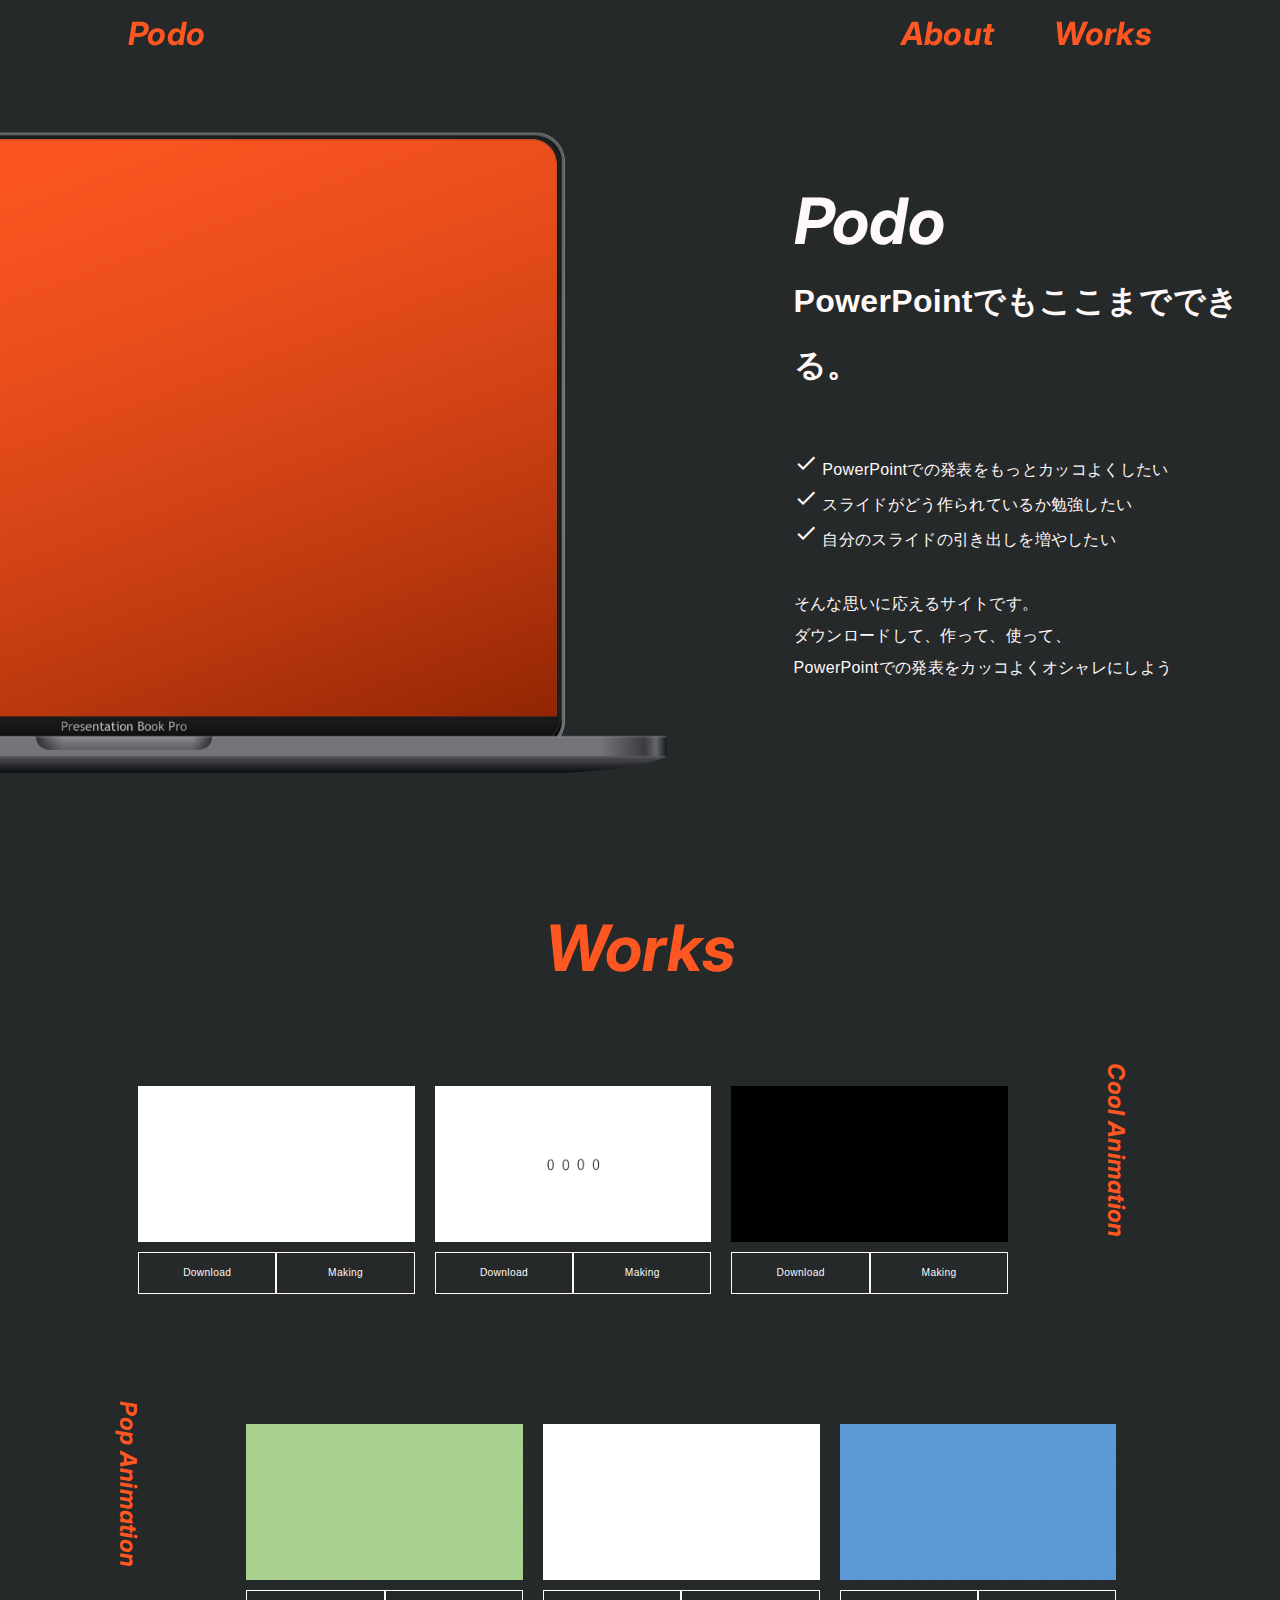
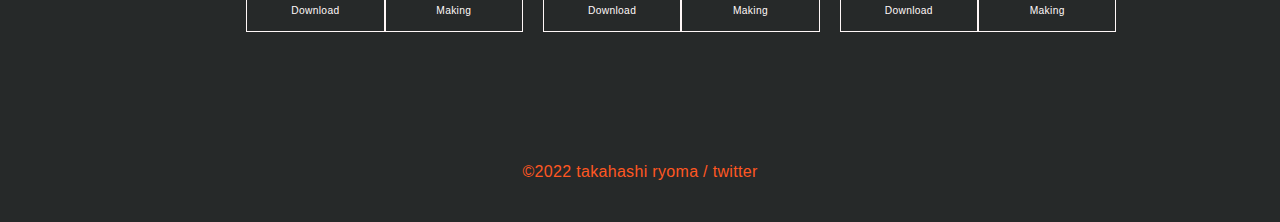
<file: index.html>
<!DOCTYPE html>
<html lang="en">
<head>
    
    <meta charset="UTF-8">
    <meta http-equiv="X-UA-Compatible" content="IE=edge">
    <meta name="viewport" content="width=device-width, initial-scale=1.0">
    <title>Podo - PowerPointでかっこいいアニメーションを</title>

    <!-- fontImport -->
    <link rel="preconnect" href="https://fonts.googleapis.com">
    <link rel="preconnect" href="https://fonts.gstatic.com" crossorigin>
    <link href="https://fonts.googleapis.com/css2?family=Inter:wght@400;500;600&display=swap" rel="stylesheet">
    <link href="https://fonts.googleapis.com/icon?family=Material+Icons" rel="stylesheet">

    <!-- css -->
    <link rel="stylesheet" href="css/common.css">
    <link rel="stylesheet" href="css/style.css">

    <!-- js -->
        <!-- jqueryImport -->
        <script src="https://ajax.googleapis.com/ajax/libs/jquery/3.6.1/jquery.min.js"></script>
    <script src="js/jquery.bgswitcher.js"></script>
    <script src="js/main.js"></script>

</head>
<body>
    <header class="mainvidual">
        <nav>
            <p class="nav-loop font_en"><a href="index.html">Podo</a></p>
            <ul>
                <li class="font_en"><a href="about.html">About</a></li>
                <li class="font_en"><a href="#Works">Works</a></li>
            </ul>
        </nav>
        <div class="title">
            <h1 class="heading font_en">Podo</h1>
            <h2 class="subheading">
                PowerPointでもここまでできる。
            </h2>
            <p class="intro">
                <span class="material-icons">done</span> PowerPointでの発表をもっとカッコよくしたい </br>
                <span class="material-icons">done</span> スライドがどう作られているか勉強したい </br>
                <span class="material-icons">done</span> 自分のスライドの引き出しを増やしたい </br>
                </br>
                そんな思いに応えるサイトです。</br>
                ダウンロードして、作って、使って、</br>
                PowerPointでの発表をカッコよくオシャレにしよう</br>
            </p>
        </div>
    </header>

    <section id="Works">
        <h1 class="heading font_en">Works</h1>
        <div class="contents">
            <div id="cool" class="container">
                <div class="inner">
                    <div class="content_box">
                        <div class="work"><a href="explanation_slidein.html"><img src="images/gif/shushu.gif" autoplay loop playsinline muted alt=""></a></div>
                        <div class="buttons">
                            <a href="material/txtslidein.pptx" class="btn" download="txtslidein.pptx">Download</a>
                            <a href="explanation_slidein.html" class="btn">Making</a>
                        </div>
                    </div>
                    <div class="content_box">
                        <div class="work"><a href="explanation_counter.html"><img src="images/gif/counter.gif" autoplay loop playsinline muted alt=""></a></div>
                        <div class="buttons">
                            <a href="material/counter.pptx" class="btn" download="counter.pptx">Download</a>
                            <a href="explanation_counter.html" class="btn">Making</a>
                        </div>
                    </div>
                    <div class="content_box">
                        <div class="work"><a href="explanation_pipipi.html"><img src="images/gif/pipipi.gif" autoplay loop playsinline muted alt=""></a></div>
                        <div class="buttons">
                            <a href="material/pipipi.pptx" class="btn" download="pipipi.pptx">Download</a>
                            <a href="explanation_pipipi.html" class="btn">Making</a>
                        </div>
                    </div>
                </div>
                <h3 class="theme font_en">Cool Animation</h3>
            </div>
            <div id="pop" class="container">
                <h3 class="theme font_en">Pop Animation</h3>
                <div class="inner">
                    <div class="content_box">
                        <div class="work"><a href="explanation_bubble_up.html"><img  src="images/gif/bubble_up.gif" autoplay loop playsinline muted alt=""></a></div>
                        <div class="buttons">
                            <a href="material/bubble_up.pptx" class="btn" download="bubble_up.pptx">Download</a>
                            <a href="explanation_bubble_up.html" class="btn">Making</a>
                        </div>
                    </div>
                    <div class="content_box">
                        <div class="work"><a href="explanation_hamon.html"><img src="images/gif/hamon.gif" autoplay loop playsinline muted alt=""></a></div>
                        <div class="buttons">
                            <a href="material/circle.pptx" class="btn" download="circle.pptx">Download</a>
                            <a href="explanation_hamon.html" class="btn">Making</a>
                        </div>
                    </div>
                    <div class="content_box">
                        <div class="work"><a href="explanation_logo.html"><img src="images/gif/logo.gif" autoplay loop playsinline muted alt=""></a></div>
                        <div class="buttons">
                            <a href="material/logo.pptx" class="btn" download="logo.pptx">Download</a>
                            <a href="explanation_logo.html" class="btn">Making</a>
                        </div>
                    </div>
                </div>
            </div>
        </div>
    </section>

    <footer>
        <p>&copy;2022 takahashi ryoma / <a href="https://twitter.com/kamesan_tec" class="access">twitter</a></p>
    </footer>
</body>
</html>
</file>
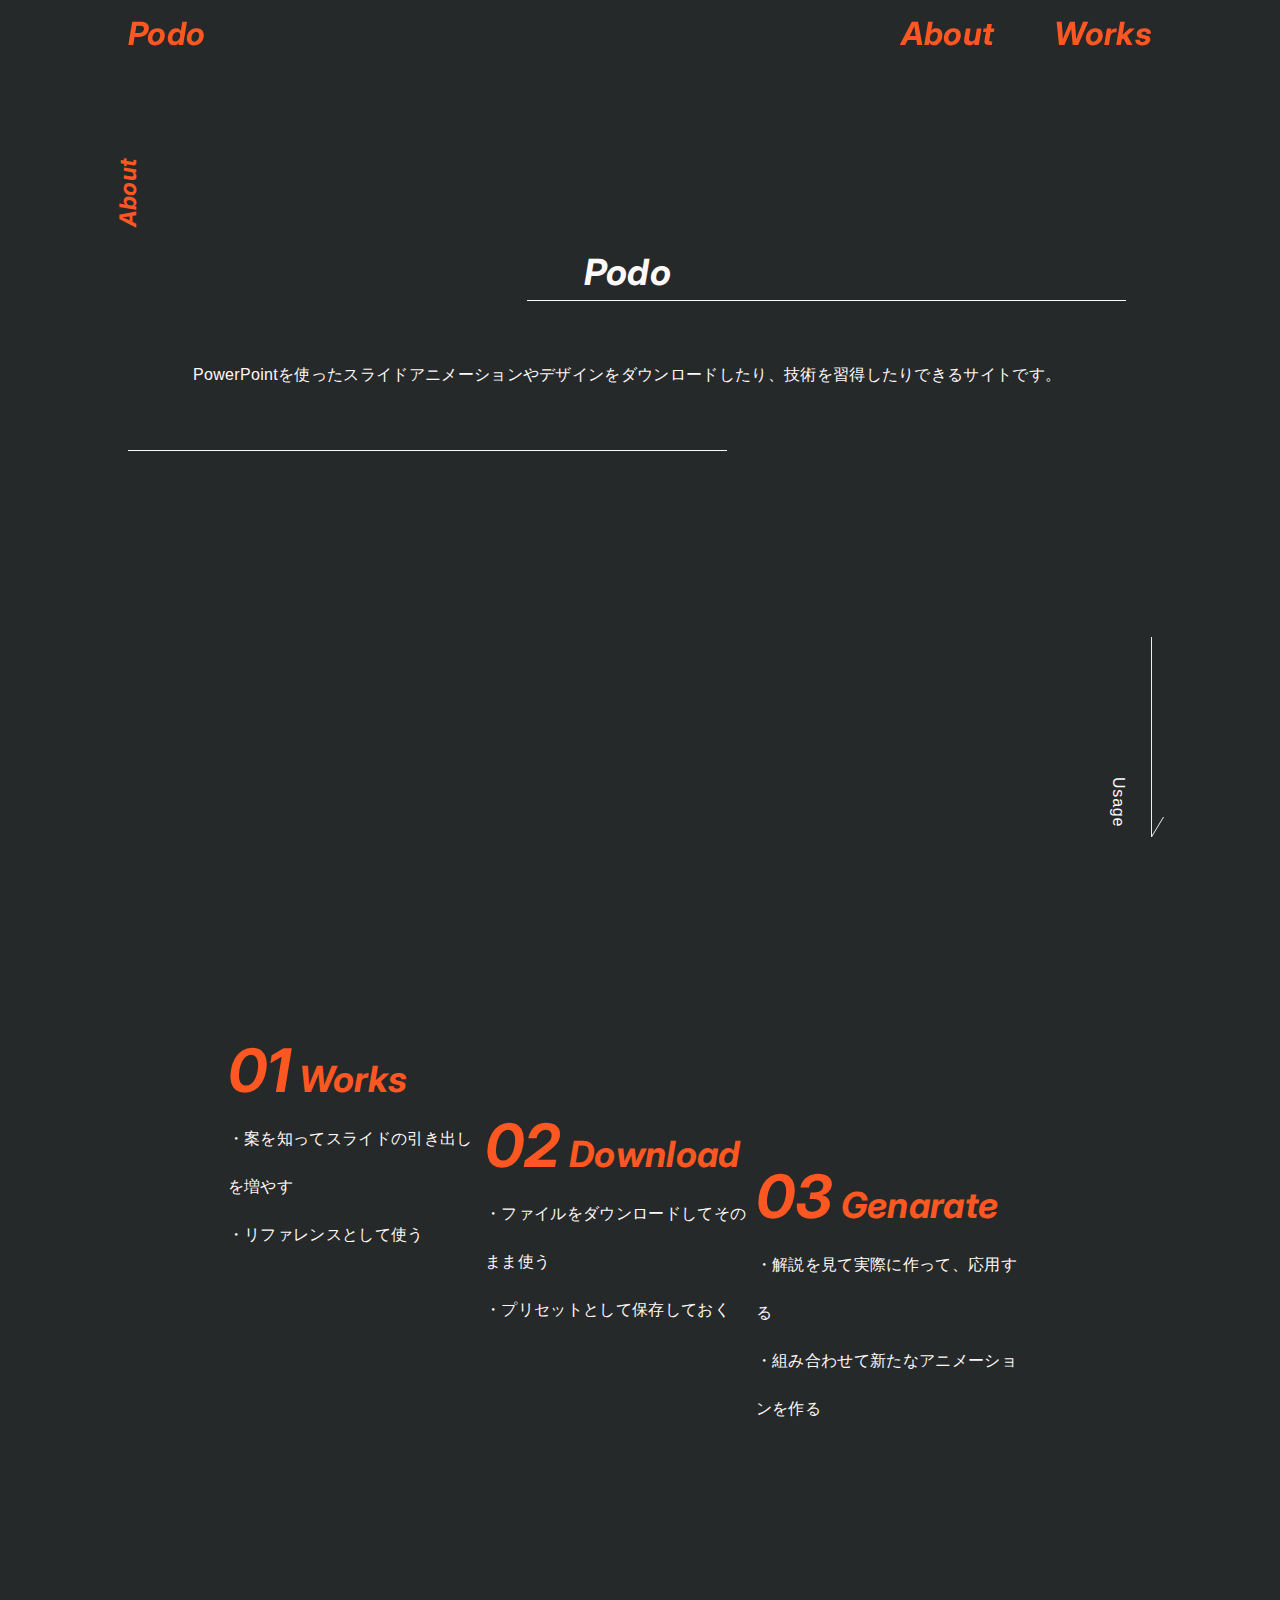
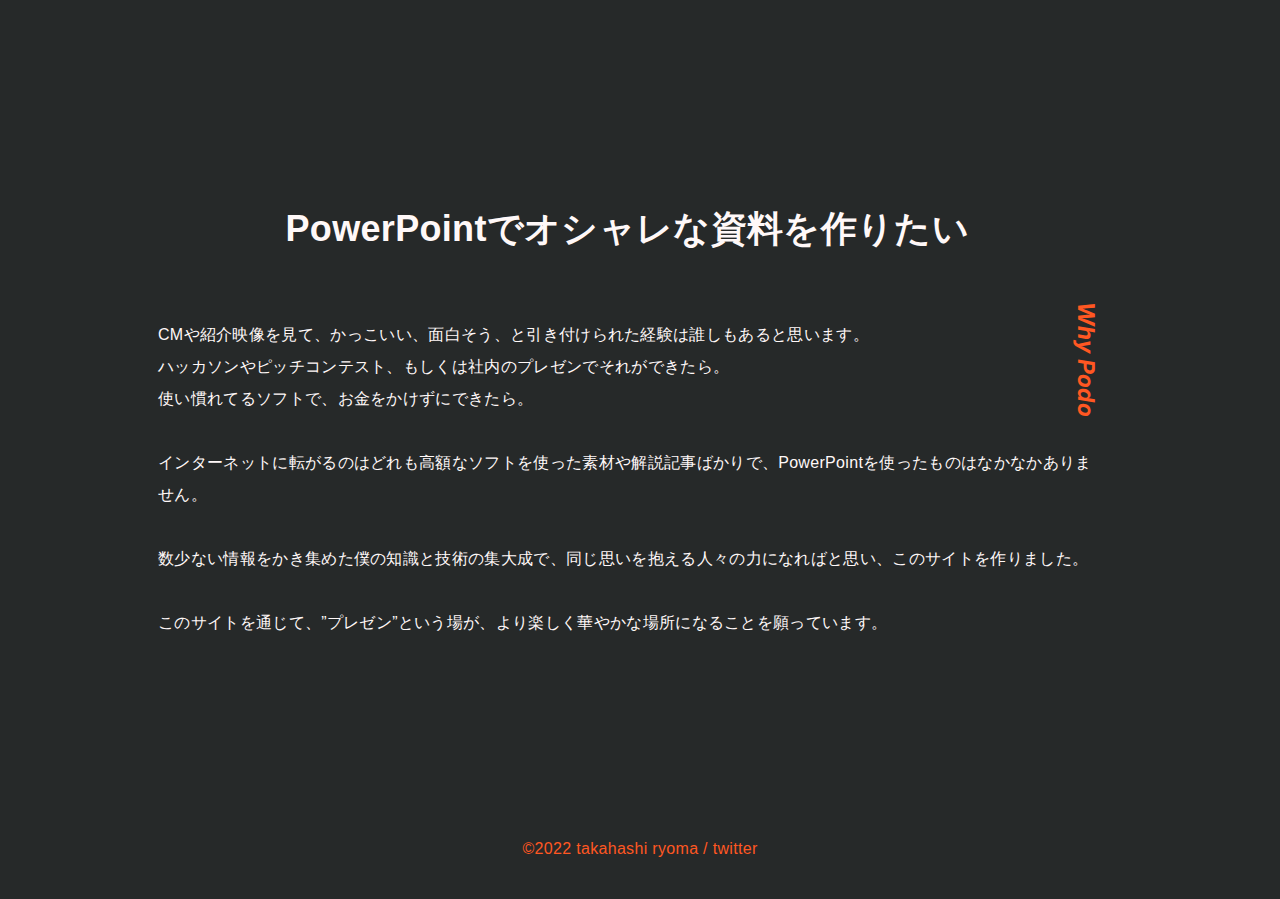
<file: about.html>
<!DOCTYPE html>
<html lang="en">
    <head>

        <meta charset="UTF-8">
        <meta http-equiv="X-UA-Compatible" content="IE=edge">
        <meta name="viewport" content="width=device-width, initial-scale=1.0">
        <title>Podo - PowerPointでかっこいいアニメーションを</title>
    
        <!-- fontImport -->
        <link rel="preconnect" href="https://fonts.googleapis.com">
        <link rel="preconnect" href="https://fonts.gstatic.com" crossorigin>
        <link href="https://fonts.googleapis.com/css2?family=Inter:wght@400;500;600&display=swap" rel="stylesheet">
        <link href="https://fonts.googleapis.com/icon?family=Material+Icons" rel="stylesheet">
    
        <!-- css -->
        <link rel="stylesheet" href="css/common.css">
        <link rel="stylesheet" href="css/style.css">
    
        <!-- js -->
            <!-- jqueryImport -->
            <script src="https://ajax.googleapis.com/ajax/libs/jquery/3.6.1/jquery.min.js"></script>
        <script src="js/main.js"></script>
    
    </head>
<body>
    <nav>
        <p class="nav-loop font_en"><a href="index.html">Podo</a></p>
        <ul>
            <li class="font_en"><a href="about.html">About</a></li>
            <li class="font_en"><a href="index.html#Works">Works</a></li>
        </ul>
    </nav>
    <section id="about">
        <div class="container">
            <h3 class="theme_left font_en">About</h3>
            <div>
                <h2 class="site_ttl font_en">Podo</h2>
                <div class="underline">
                    <p class="underline_right"></p>
                </div>
                <div class="site_about">
                    <p class="site_about_txt">
                        PowerPointを使ったスライドアニメーションやデザインをダウンロードしたり、技術を習得したりできるサイトです。
                    </p>
                </div>
                <div class="underline">
                    <p class="underline_left"></p>
                </div>
            </div>
        </div>
        <div class="container">
            <div class="scrolldown2"><span>Usage</span></div>
            <ol class="site_usage">
                <li>
                    <h3 class="font_en"><span>01</span> Works</h3>
                    <p>
                        ・案を知ってスライドの引き出しを増やす</br>・リファレンスとして使う
                    </p>
                </li>
                <li>
                    <h3 class="font_en"><span>02</span> Download</h3>
                    <p>
                        ・ファイルをダウンロードしてそのまま使う</br>・プリセットとして保存しておく
                    </p>
                </li>
                <li>
                    <h3 class="font_en"><span>03</span> Genarate</h3>
                    <p>
                        ・解説を見て実際に作って、応用する</br>・組み合わせて新たなアニメーションを作る
                    </p>
                </li>
            </ol>
        </div>
        <div class="container">
            <div class="site_theme">
                <h1>PowerPointでオシャレな資料を作りたい</h1>
                <h3 class="font_en theme">Why Podo</h2>
                <p>
                    CMや紹介映像を見て、かっこいい、面白そう、と引き付けられた経験は誰しもあると思います。</br>
                    ハッカソンやピッチコンテスト、もしくは社内のプレゼンでそれができたら。</br>
                    使い慣れてるソフトで、お金をかけずにできたら。</br>
                    </br>
                    インターネットに転がるのはどれも高額なソフトを使った素材や解説記事ばかりで、PowerPointを使ったものはなかなかありません。</br>
                    </br>
                    数少ない情報をかき集めた僕の知識と技術の集大成で、同じ思いを抱える人々の力になればと思い、このサイトを作りました。</br>
                    </br>
                    このサイトを通じて、”プレゼン”という場が、より楽しく華やかな場所になることを願っています。</br>
                </p>
            </div>
        </div>
    </section>

    <footer>
        <p>&copy;2022 takahashi ryoma / <a href="https://twitter.com/kamesan_lit" class="access">twitter</a></p>
    </footer>
</body>
</html>
</file>
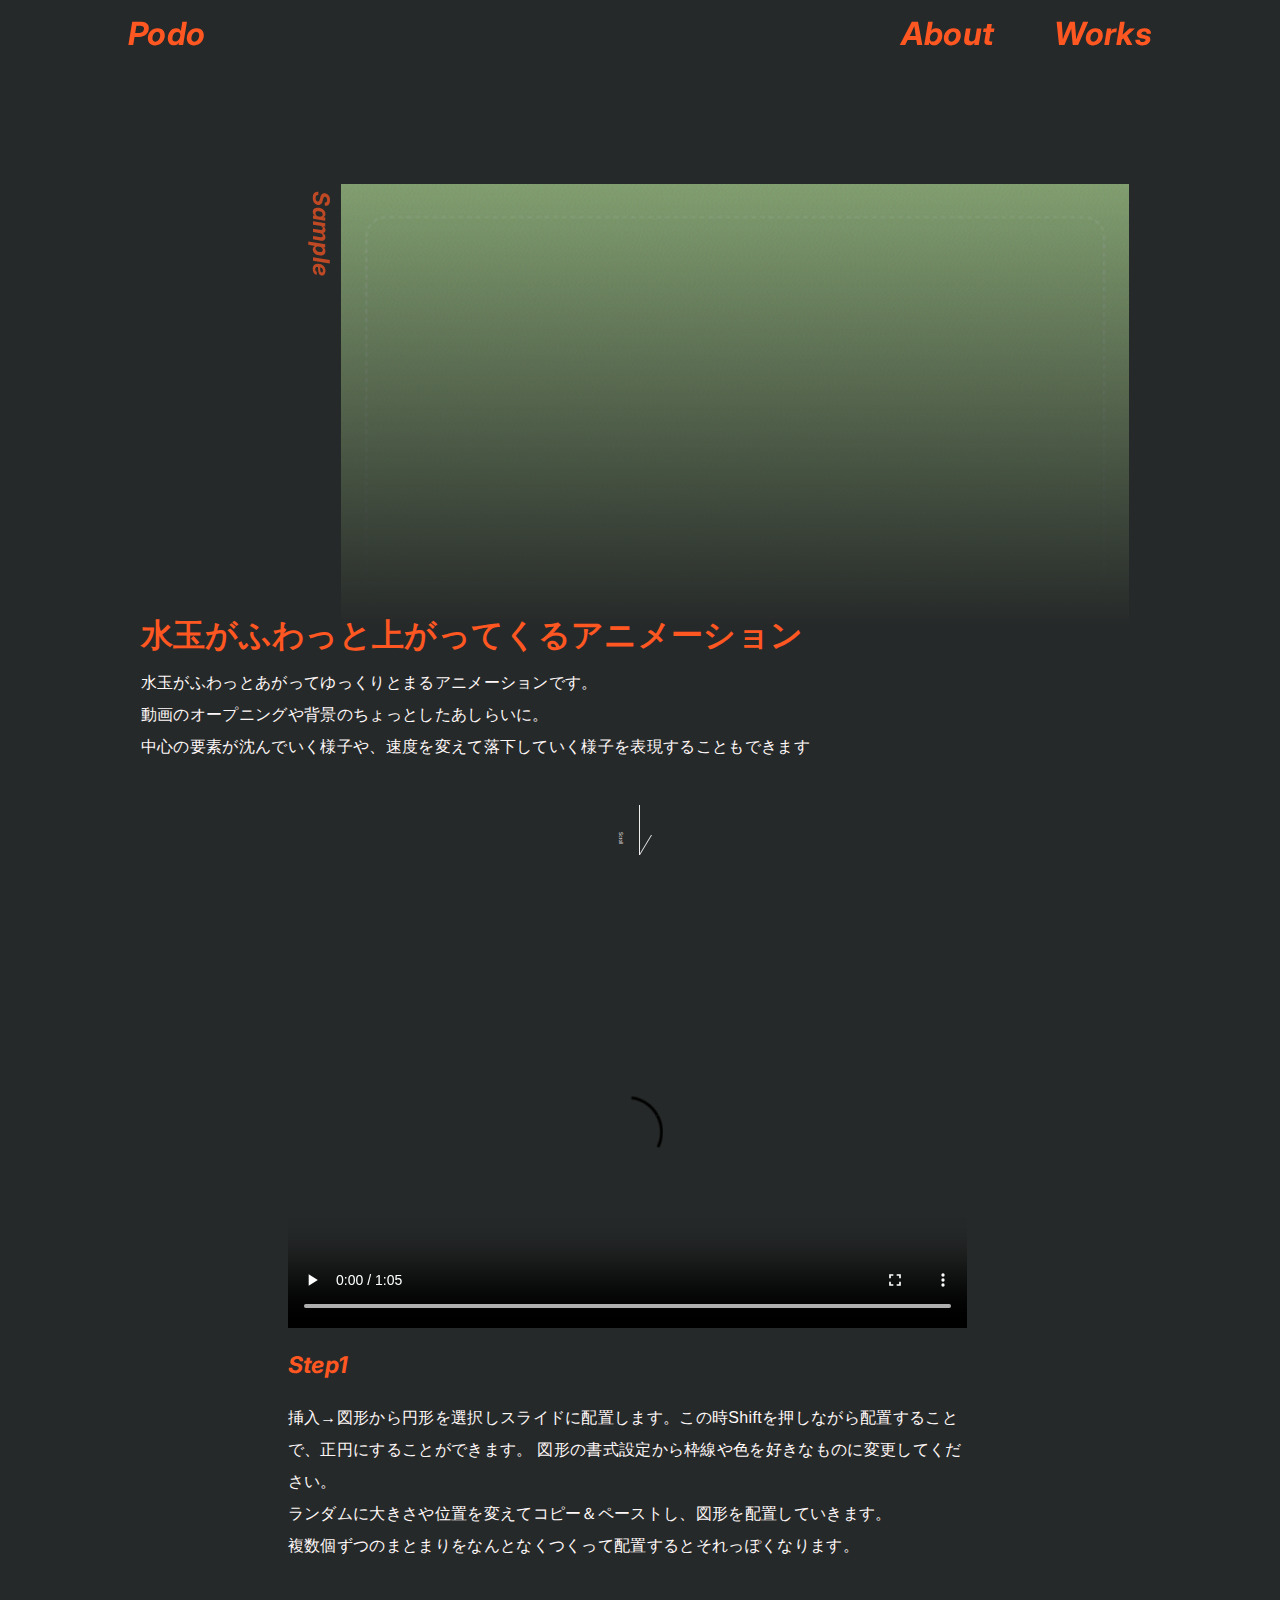
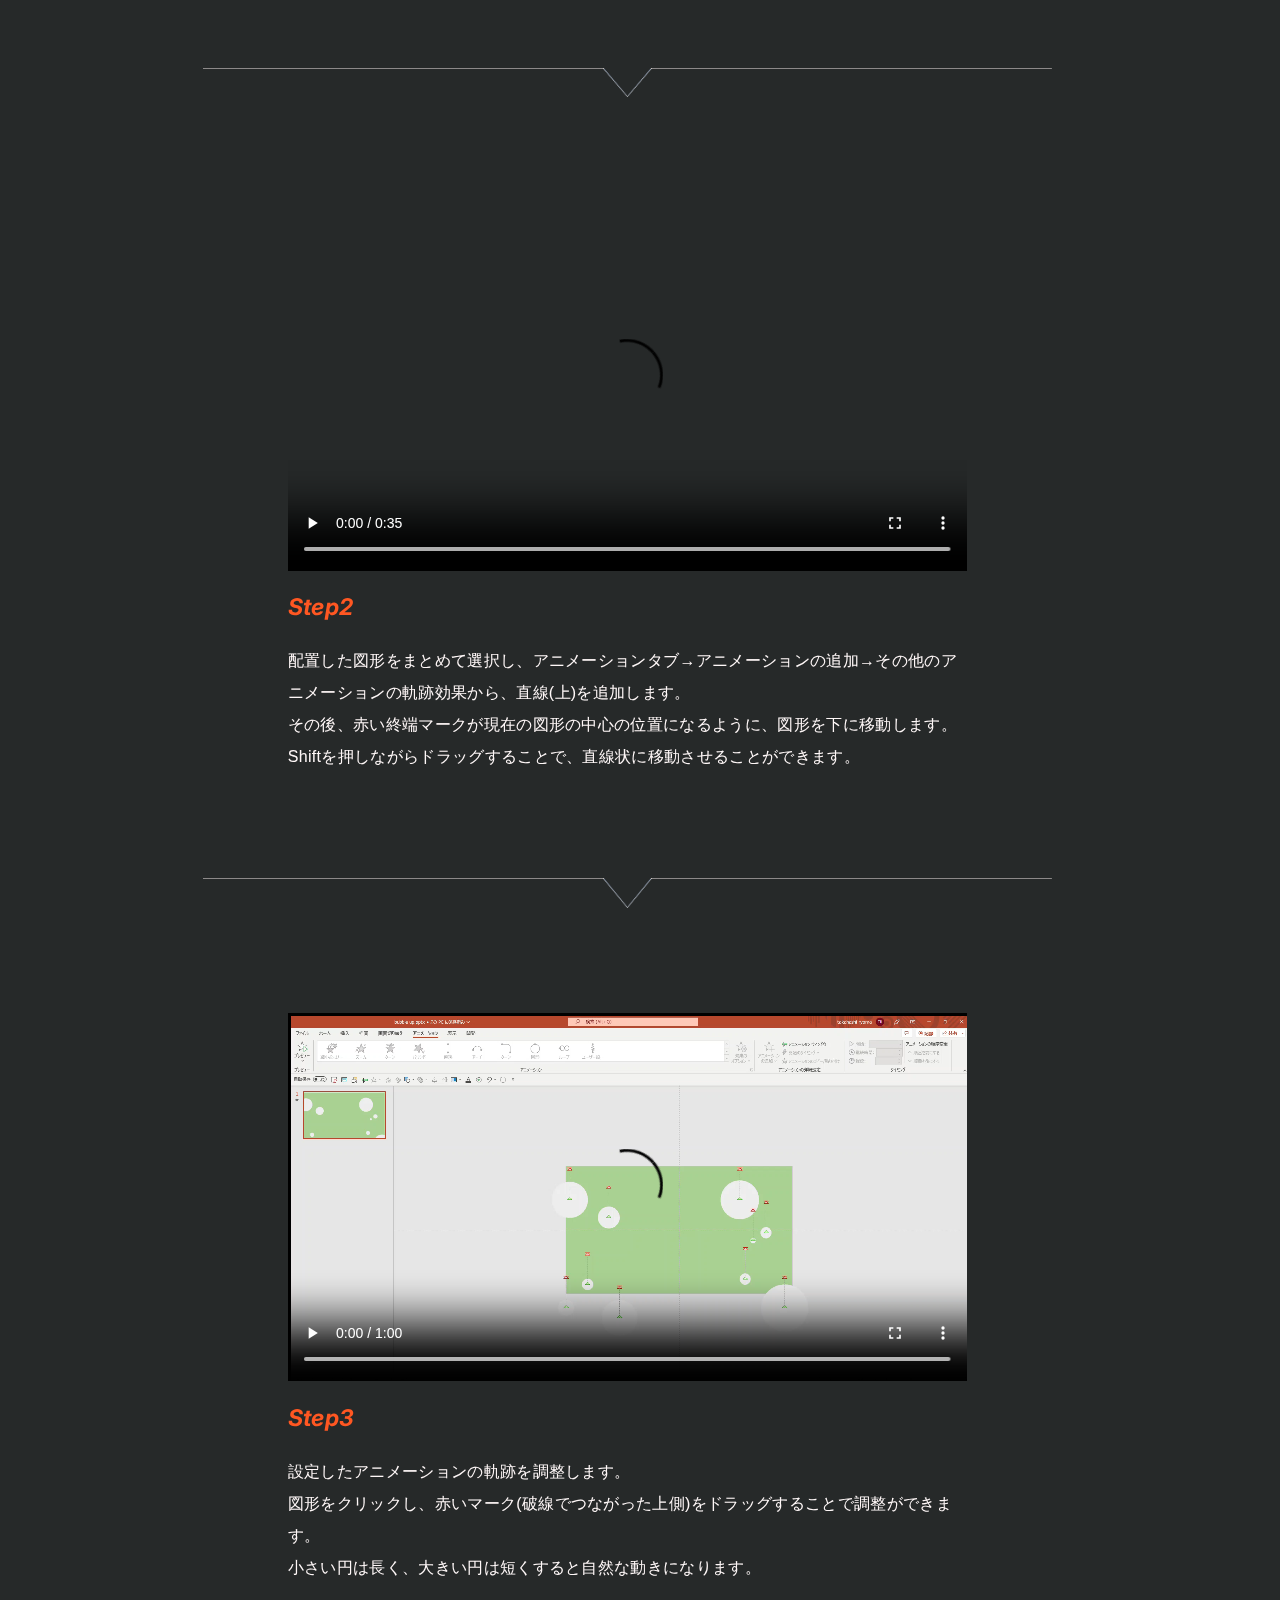
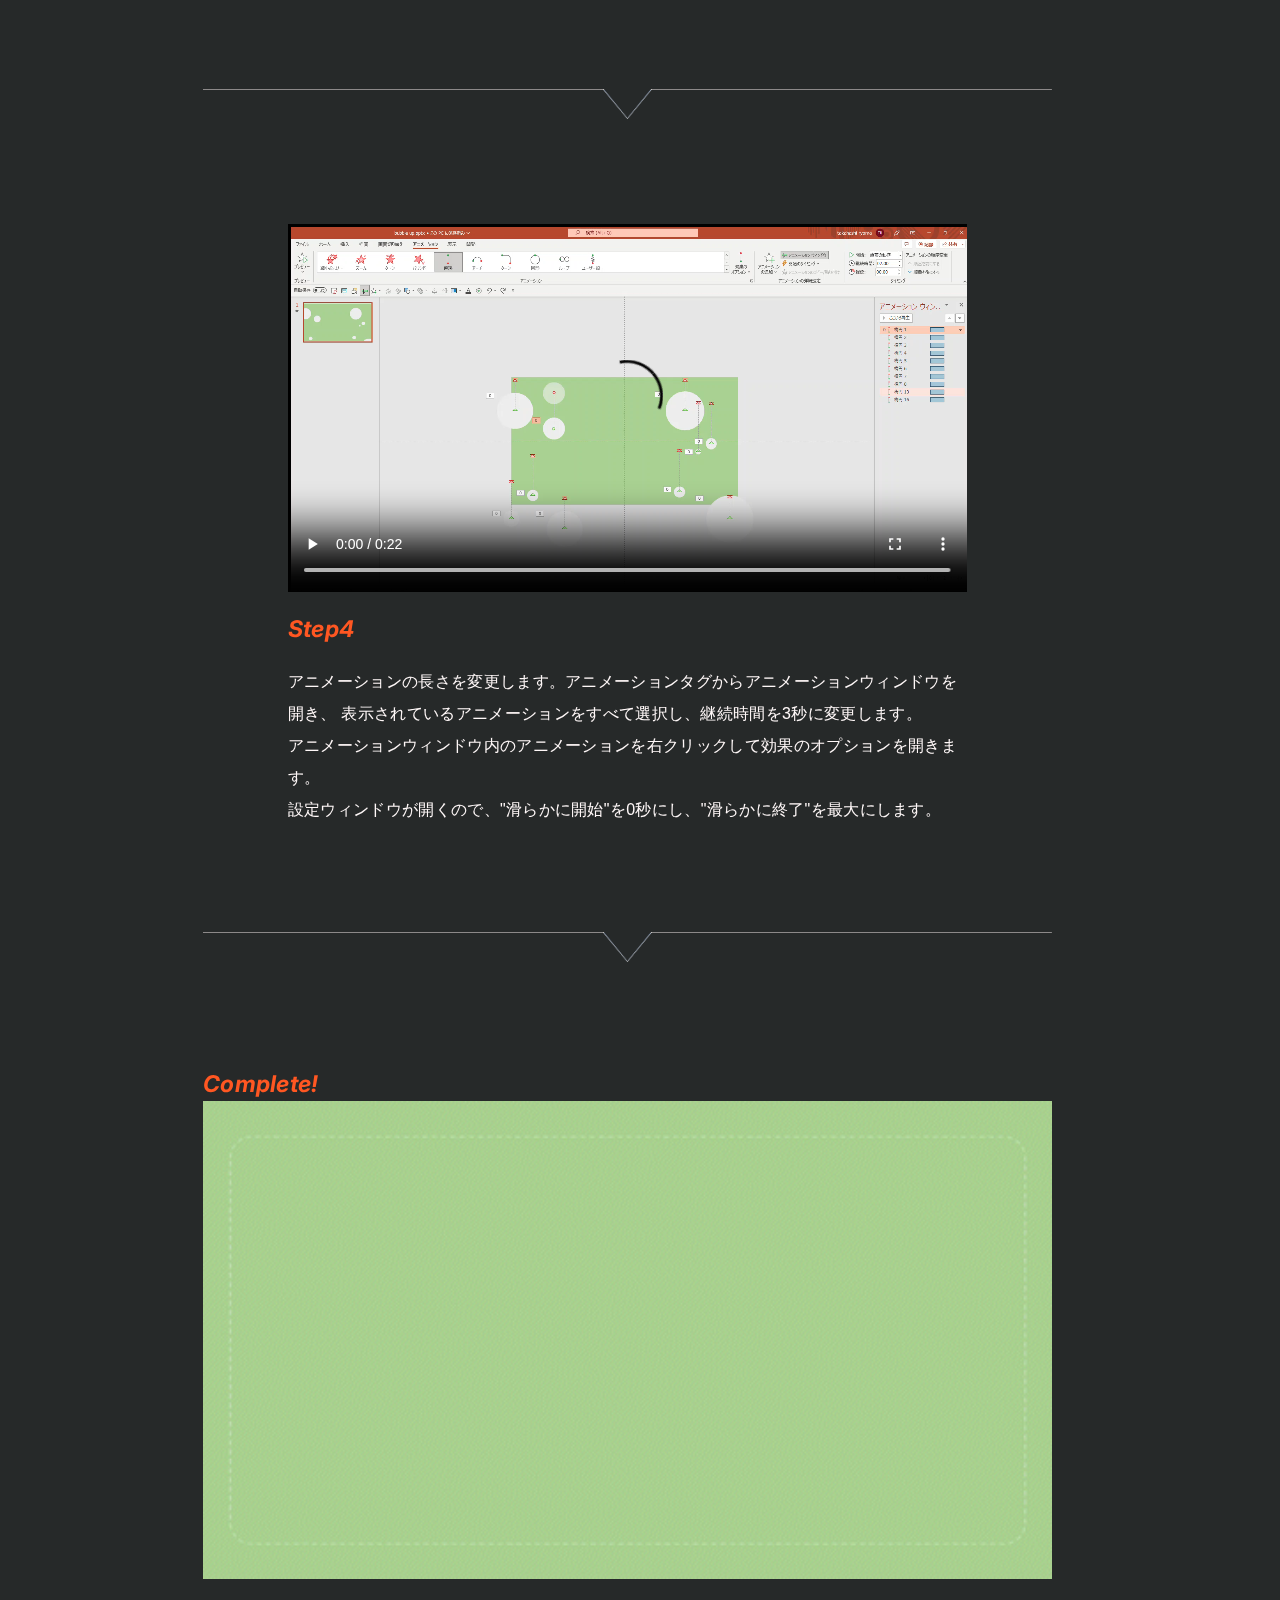
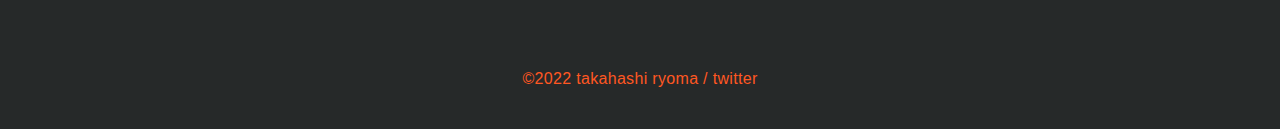
<file: explanation_bubble_up.html>
<!DOCTYPE html>
<html lang="en">
<head>

    <meta charset="UTF-8">
    <meta http-equiv="X-UA-Compatible" content="IE=edge">
    <meta name="viewport" content="width=device-width, initial-scale=1.0">
    <title>Podo - PowerPointでかっこいいアニメーションを</title>

    <!-- fontImport -->
    <link rel="preconnect" href="https://fonts.googleapis.com">
    <link rel="preconnect" href="https://fonts.gstatic.com" crossorigin>
    <link href="https://fonts.googleapis.com/css2?family=Inter:wght@400;500;600&display=swap" rel="stylesheet">
    <link href="https://fonts.googleapis.com/icon?family=Material+Icons" rel="stylesheet">

    <!-- css -->
    <link rel="stylesheet" href="css/common.css">
    <link rel="stylesheet" href="css/style.css">

    <!-- js -->
        <!-- jqueryImport -->
        <script src="https://ajax.googleapis.com/ajax/libs/jquery/3.6.1/jquery.min.js"></script>
    <script src="js/main.js"></script>

</head>
<body>
    <nav>
        <p class="nav-loop font_en"><a href="index.html">Podo</a></p>
        <ul>
            <li class="font_en"><a href="about.html">About</a></li>
            <li class="font_en"><a href="index.html#Works">Works</a></li>
        </ul>
    </nav>
    <section id="sample">
        <div class="container">
            <div class="sample">
                <h3 class="theme font_en">Sample</h3>
                <div class="wrapper">
                    <img class="mask"  src="images/gif/bubble_up.gif" alt="">
                </div>
            </div>
            <div class="caption">
                <h3 class="subheading">
                    水玉がふわっと上がってくるアニメーション
                </h3>
                <p>
                    水玉がふわっとあがってゆっくりとまるアニメーションです。</br>
                    動画のオープニングや背景のちょっとしたあしらいに。</br>
                    中心の要素が沈んでいく様子や、速度を変えて落下していく様子を表現することもできます</br>
                </p>
            </div>
        </div>
        <div class="scrolldown"><span>Scroll</span></div>
    </section>
    <section id="making">
        <div class="container">
            <div class="inner">
                <div class="making_steps">
                    <video src="videos/bubble/bubble01.mp4" controls playsinline muted preload="auto" alt=""></video>
                    <div>
                        <h3 class="making_ttl font_en">Step1</h3>
                        <p class="making_caption">
                            挿入→図形から円形を選択しスライドに配置します。この時Shiftを押しながら配置することで、正円にすることができます。
                            図形の書式設定から枠線や色を好きなものに変更してください。</br>
                            ランダムに大きさや位置を変えてコピー＆ペーストし、図形を配置していきます。</br>
                            複数個ずつのまとまりをなんとなくつくって配置するとそれっぽくなります。</br>
                        </p>
                    </div>
                </div>
                <img class="divider" src="images/divider.png" alt="">
                <div class="making_steps">
                    <video src="videos/bubble/bubble02.mp4" controls playsinline muted preload="auto" alt=""></video>
                    <div>
                        <h3 class="making_ttl font_en">Step2</h3>
                        <p class="making_caption">
                            配置した図形をまとめて選択し、アニメーションタブ→アニメーションの追加→その他のアニメーションの軌跡効果から、直線(上)を追加します。</br>
                            その後、赤い終端マークが現在の図形の中心の位置になるように、図形を下に移動します。Shiftを押しながらドラッグすることで、直線状に移動させることができます。
                        </p>
                    </div>
                </div>
                <img class="divider" src="images/divider.png" alt="">
                <div class="making_steps">
                    <video src="videos/bubble/bubble03.mp4" controls playsinline muted preload="auto" alt=""></video>
                    <div>
                        <h3 class="making_ttl font_en">Step3</h3>
                        <p class="making_caption">
                            設定したアニメーションの軌跡を調整します。</br>
                            図形をクリックし、赤いマーク(破線でつながった上側)をドラッグすることで調整ができます。</br>
                            小さい円は長く、大きい円は短くすると自然な動きになります。</br>
                        </p>
                    </div>
                </div>
                <img class="divider" src="images/divider.png" alt="">
                <div class="making_steps">
                    <video src="videos/bubble/bubble04.mp4" controls playsinline muted preload="auto" alt=""></video>
                    <div>
                        <h3 class="making_ttl font_en">Step4</h3>
                        <p class="making_caption">
                            アニメーションの長さを変更します。アニメーションタグからアニメーションウィンドウを開き、
                            表示されているアニメーションをすべて選択し、継続時間を3秒に変更します。</br>
                            アニメーションウィンドウ内のアニメーションを右クリックして効果のオプションを開きます。</br>
                            設定ウィンドウが開くので、"滑らかに開始"を0秒にし、"滑らかに終了"を最大にします。</br>
                        </p>
                    </div>
                </div>
                <img class="divider" src="images/divider.png" alt="">
                <div class="complete">
                    <h3 class="complete font_en">Complete!</h3>
                    <img src="images/gif/bubble_up.gif" alt="">
                </div>
            </div>
        </div>
    </section>
    <footer>
        <p>&copy;2022 takahashi ryoma / <a href="https://twitter.com/kamesan_lit" class="access">twitter</a></p>
    </footer>
</body>
</html>
</file>
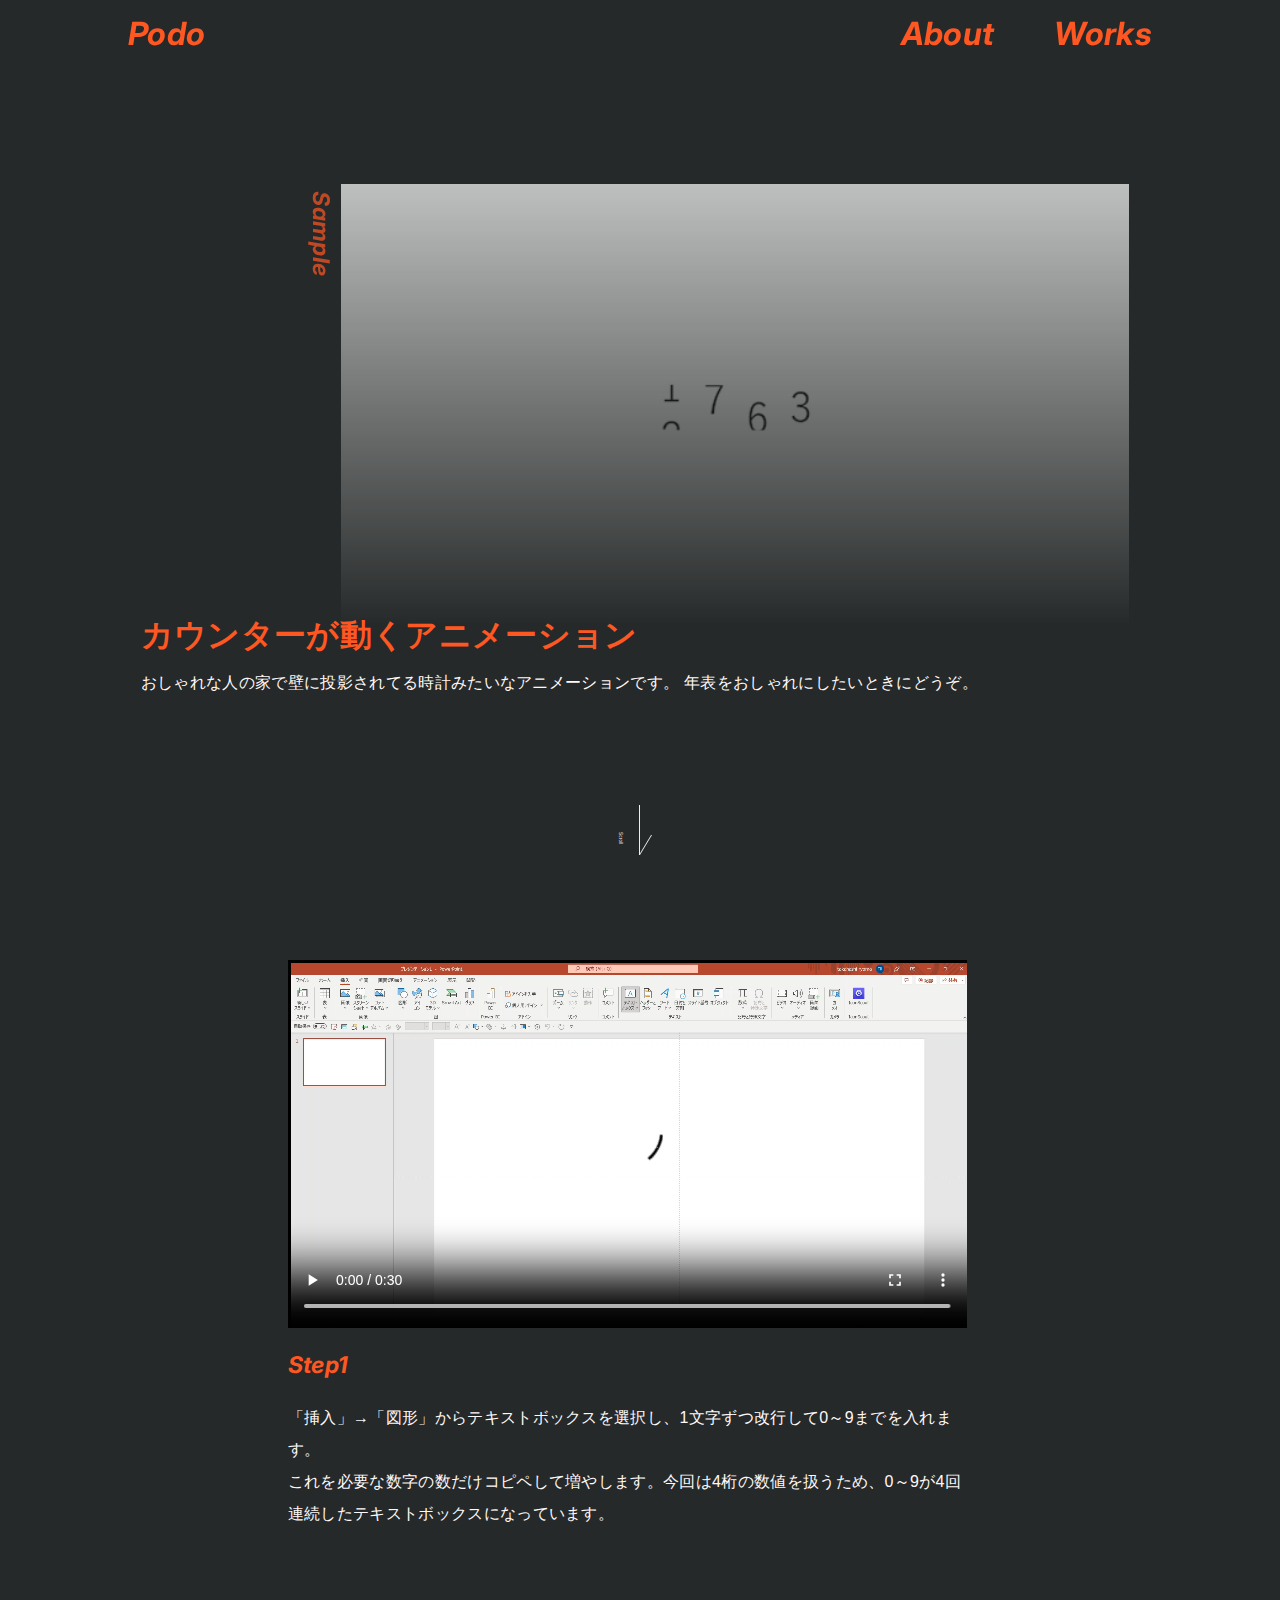
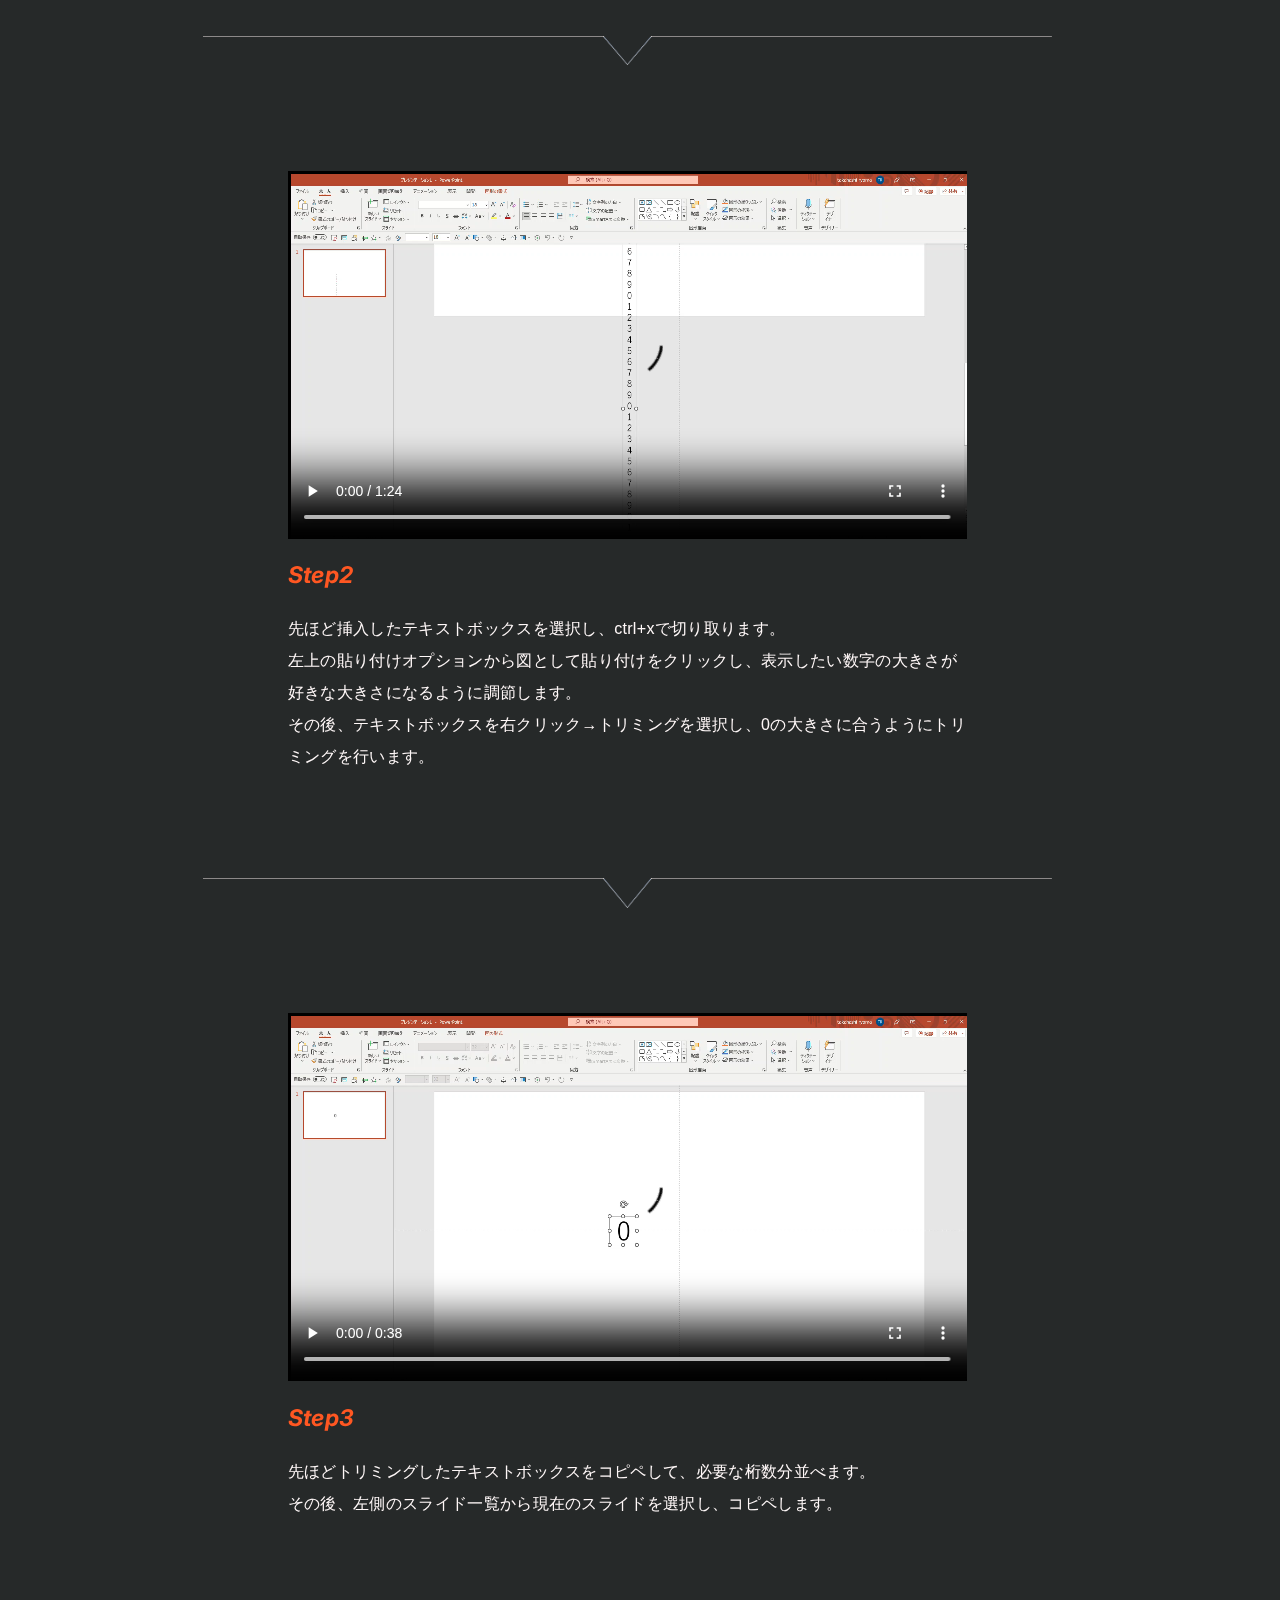
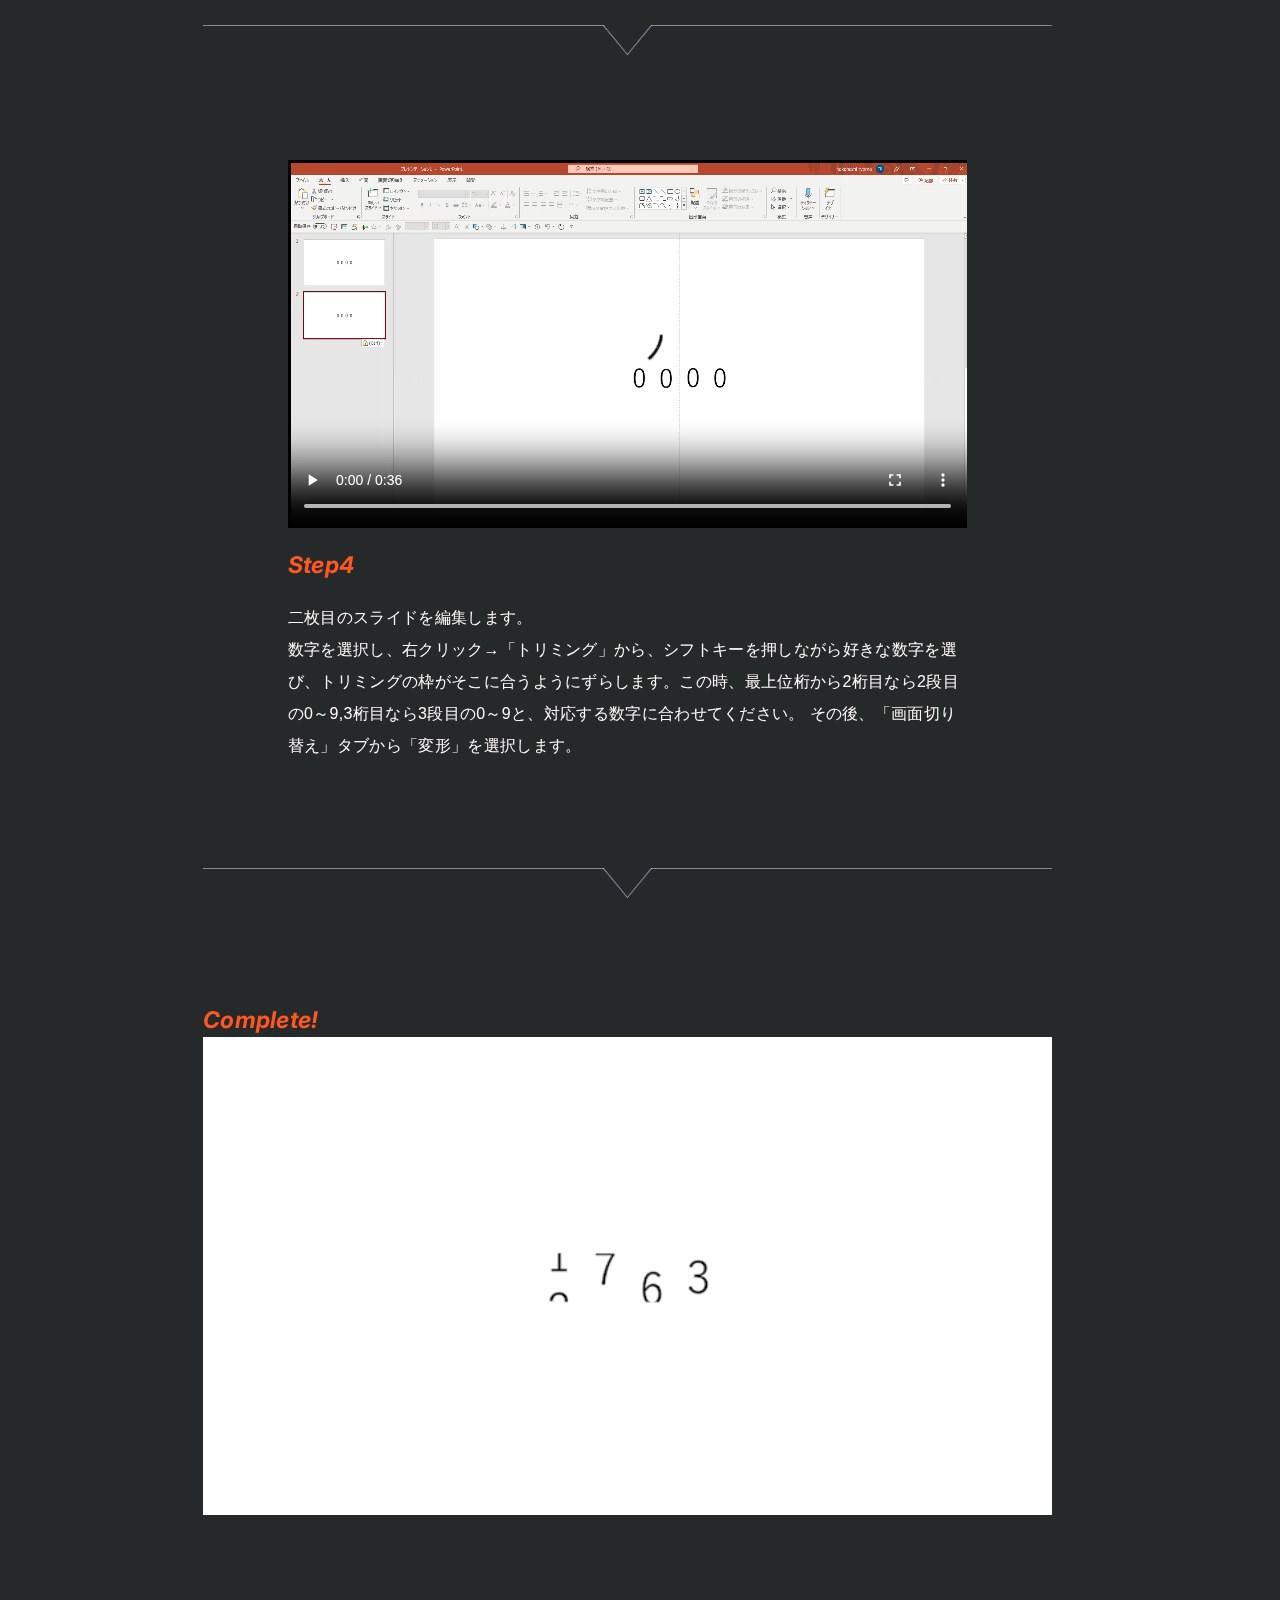
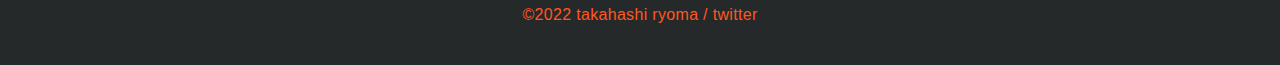
<file: explanation_counter.html>
<!DOCTYPE html>
<html lang="en">
<head>

    <meta charset="UTF-8">
    <meta http-equiv="X-UA-Compatible" content="IE=edge">
    <meta name="viewport" content="width=device-width, initial-scale=1.0">
    <title>Podo - PowerPointでかっこいいアニメーションを</title>

    <!-- fontImport -->
    <link rel="preconnect" href="https://fonts.googleapis.com">
    <link rel="preconnect" href="https://fonts.gstatic.com" crossorigin>
    <link href="https://fonts.googleapis.com/css2?family=Inter:wght@400;500;600&display=swap" rel="stylesheet">
    <link href="https://fonts.googleapis.com/icon?family=Material+Icons" rel="stylesheet">

    <!-- css -->
    <link rel="stylesheet" href="css/common.css">
    <link rel="stylesheet" href="css/style.css">

    <!-- js -->
        <!-- jqueryImport -->
        <script src="https://ajax.googleapis.com/ajax/libs/jquery/3.6.1/jquery.min.js"></script>
    <script src="js/main.js"></script>

</head>
<body>
    <nav>
        <p class="nav-loop font_en"><a href="index.html">Podo</a></p>
        <ul>
            <li class="font_en"><a href="about.html">About</a></li>
            <li class="font_en"><a href="index.html#Works">Works</a></li>
        </ul>
    </nav>
    <section id="sample">
        <div class="container">
            <div class="sample">
                <h3 class="theme font_en">Sample</h3>
                <div class="wrapper">
                    <img class="mask"  src="images/gif/counter.gif" alt="">
                </div>
            </div>
            <div class="caption">
                <h3 class="subheading">
                    カウンターが動くアニメーション
                </h3>
                <p>
                    おしゃれな人の家で壁に投影されてる時計みたいなアニメーションです。
                    年表をおしゃれにしたいときにどうぞ。
                </p>
            </div>
        </div>
        <div class="scrolldown"><span>Scroll</span></div>
    </section>
    <section id="making">
        <div class="container">
            <div class="inner">
                <div class="making_steps">
                    <video src="videos/counter/Counter_Trim.mp4" controls playsinline muted preload="auto" alt=""></video>
                    <div>
                        <h3 class="making_ttl font_en">Step1</h3>
                        <p class="making_caption">
                            「挿入」→「図形」からテキストボックスを選択し、1文字ずつ改行して0～9までを入れます。<br>
                            これを必要な数字の数だけコピペして増やします。今回は4桁の数値を扱うため、0～9が4回連続したテキストボックスになっています。<br>
                        </p>
                    </div>
                </div>
                <img class="divider" src="images/divider.png" alt="">
                <div class="making_steps">
                    <video src="videos/counter/Counter_Trim (2).mp4" controls playsinline muted preload="auto" alt=""></video>
                    <div>
                        <h3 class="making_ttl font_en">Step2</h3>
                        <p class="making_caption">
                            先ほど挿入したテキストボックスを選択し、ctrl+xで切り取ります。</br>
                            左上の貼り付けオプションから図として貼り付けをクリックし、表示したい数字の大きさが好きな大きさになるように調節します。<br>
                            その後、テキストボックスを右クリック→トリミングを選択し、0の大きさに合うようにトリミングを行います。
                        </p>
                    </div>
                </div>
                <img class="divider" src="images/divider.png" alt="">
                <div class="making_steps">
                    <video src="videos/counter/Counter_Trim (3).mp4" controls playsinline muted preload="auto" alt=""></video>
                    <div>
                        <h3 class="making_ttl font_en">Step3</h3>
                        <p class="making_caption">
                            先ほどトリミングしたテキストボックスをコピペして、必要な桁数分並べます。</br>
                            その後、左側のスライド一覧から現在のスライドを選択し、コピペします。
                        </p>
                    </div>
                </div>
                <img class="divider" src="images/divider.png" alt="">
                <div class="making_steps">
                    <video src="videos/counter/Counter_Trim (4).mp4" controls playsinline muted preload="auto" alt=""></video>
                    <div>
                        <h3 class="making_ttl font_en">Step4</h3>
                        <p class="making_caption">
                            二枚目のスライドを編集します。<br>
                            数字を選択し、右クリック→「トリミング」から、シフトキーを押しながら好きな数字を選び、トリミングの枠がそこに合うようにずらします。この時、最上位桁から2桁目なら2段目の0～9,3桁目なら3段目の0～9と、対応する数字に合わせてください。
                            その後、「画面切り替え」タブから「変形」を選択します。
                        </p>
                    </div>
                </div>
                <img class="divider" src="images/divider.png" alt="">
                <div class="complete">
                    <h3 class="complete font_en">Complete!</h3>
                    <img src="images/gif/counter.gif" alt="">
                </div>
            </div>
        </div>
    </section>
    <footer>
        <p>&copy;2022 takahashi ryoma / <a href="https://twitter.com/kamesan_lit" class="access">twitter</a></p>
    </footer>
</body>
</html>
</file>
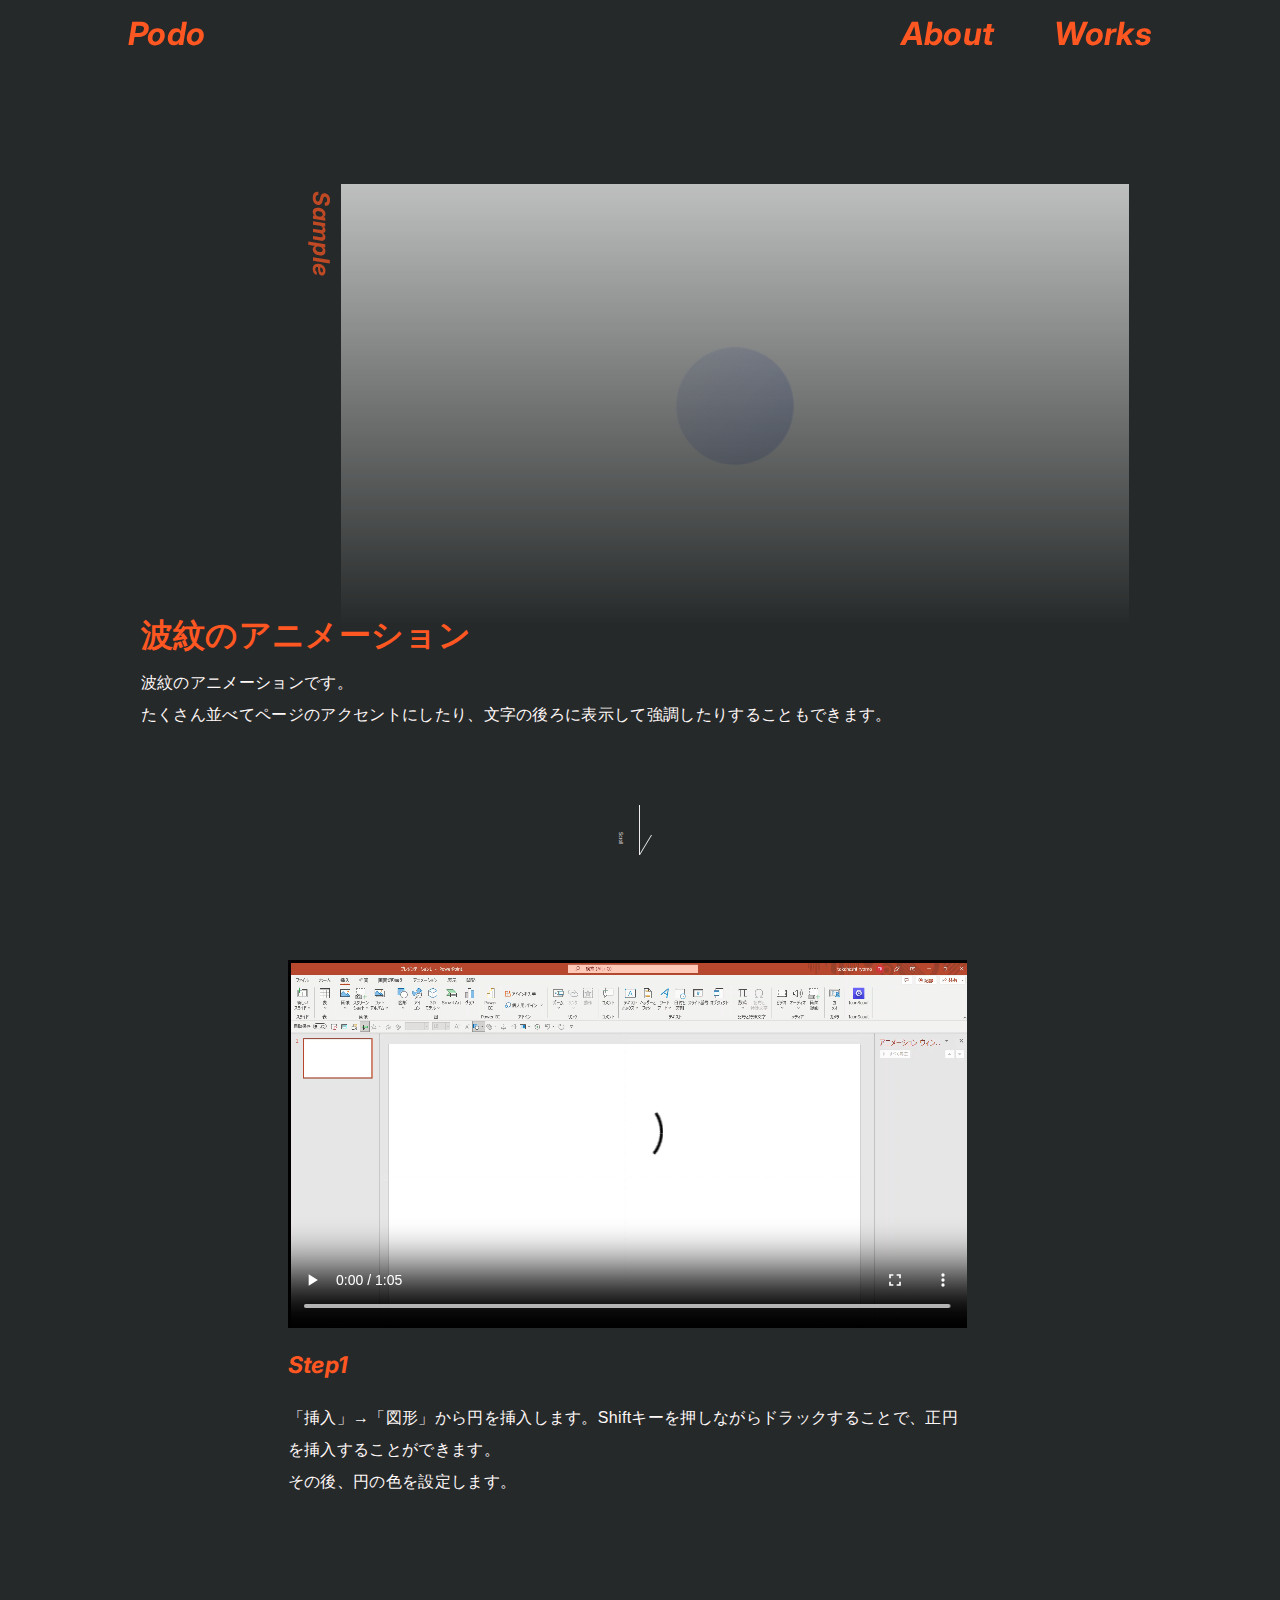
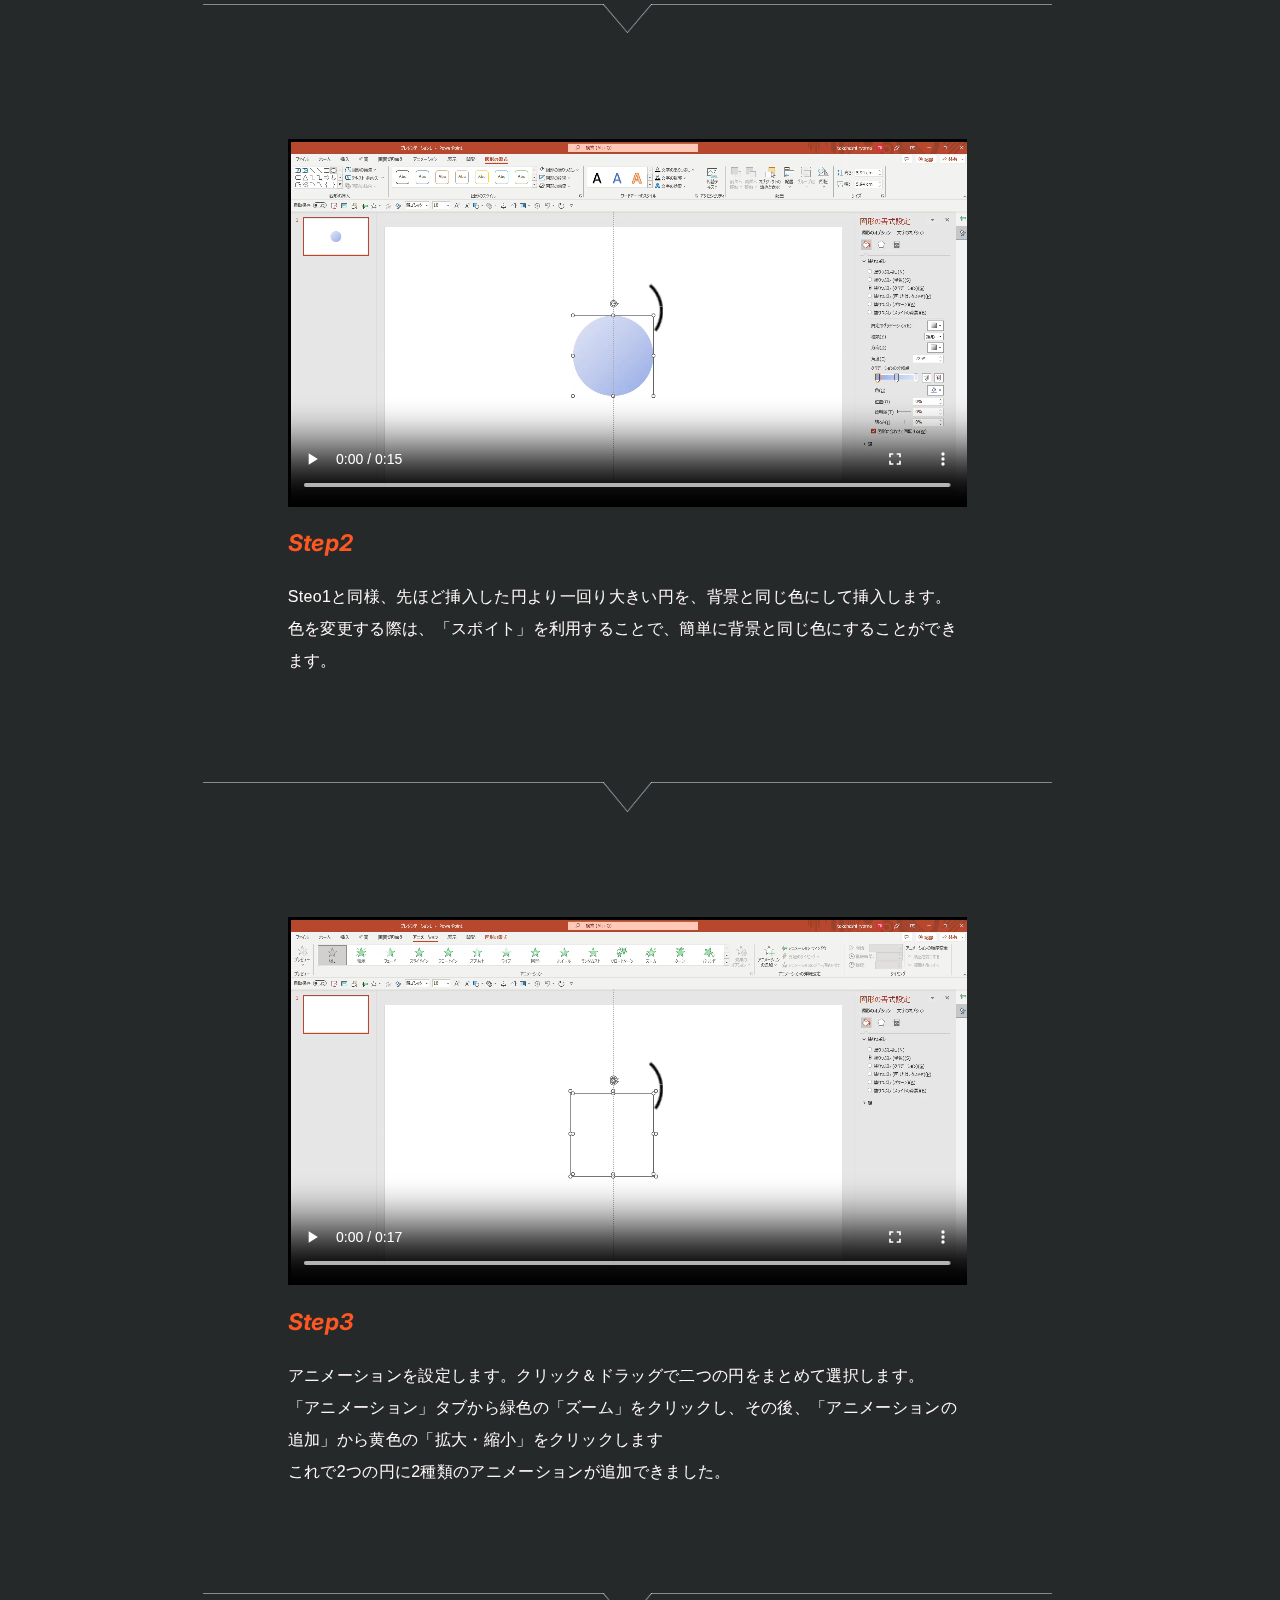
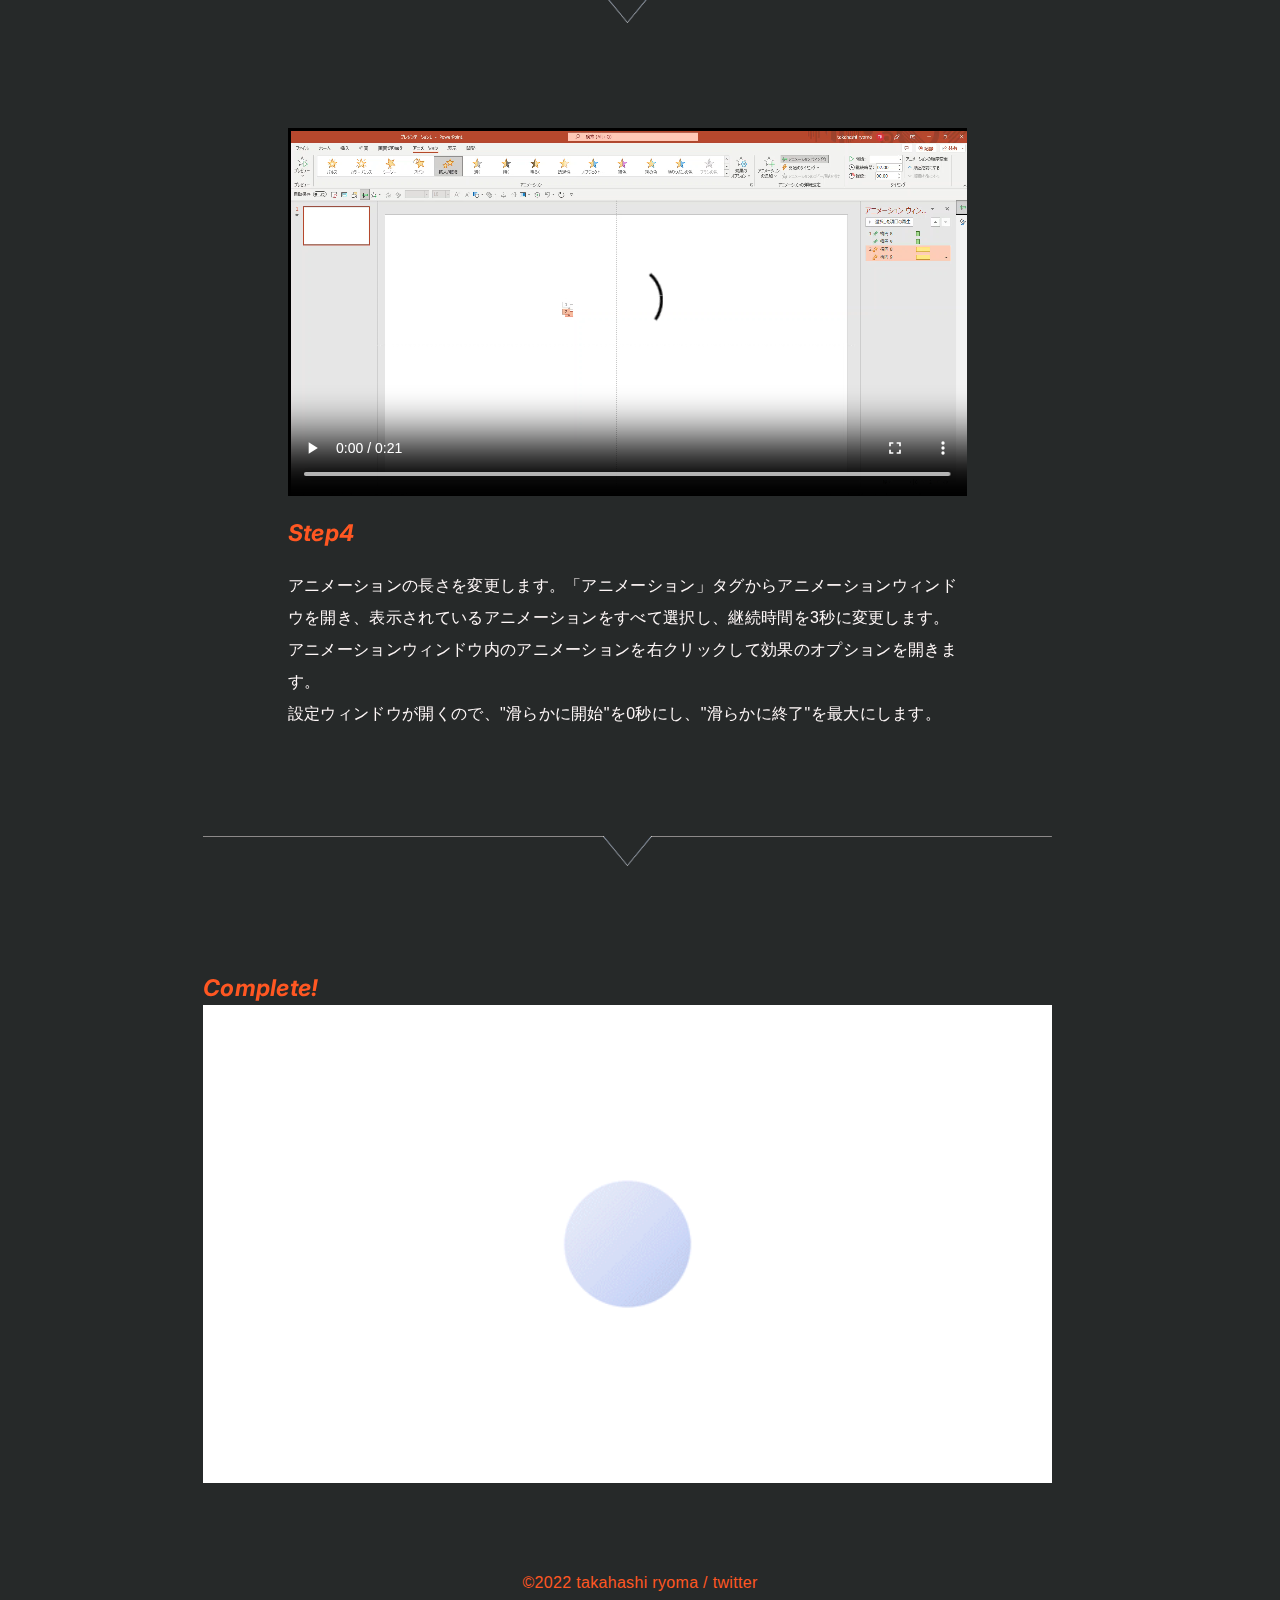
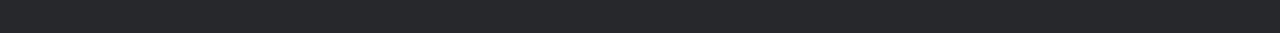
<file: explanation_hamon.html>
<!DOCTYPE html>
<html lang="en">
<head>

    <meta charset="UTF-8">
    <meta http-equiv="X-UA-Compatible" content="IE=edge">
    <meta name="viewport" content="width=device-width, initial-scale=1.0">
    <title>Podo - PowerPointでかっこいいアニメーションを</title>

    <!-- fontImport -->
    <link rel="preconnect" href="https://fonts.googleapis.com">
    <link rel="preconnect" href="https://fonts.gstatic.com" crossorigin>
    <link href="https://fonts.googleapis.com/css2?family=Inter:wght@400;500;600&display=swap" rel="stylesheet">
    <link href="https://fonts.googleapis.com/icon?family=Material+Icons" rel="stylesheet">

    <!-- css -->
    <link rel="stylesheet" href="css/common.css">
    <link rel="stylesheet" href="css/style.css">

    <!-- js -->
        <!-- jqueryImport -->
        <script src="https://ajax.googleapis.com/ajax/libs/jquery/3.6.1/jquery.min.js"></script>
    <script src="js/main.js"></script>

</head>
<body>
    <nav>
        <p class="nav-loop font_en"><a href="index.html">Podo</a></p>
        <ul>
            <li class="font_en"><a href="about.html">About</a></li>
            <li class="font_en"><a href="index.html#Works">Works</a></li>
        </ul>
    </nav>
    <section id="sample">
        <div class="container">
            <div class="sample">
                <h3 class="theme font_en">Sample</h3>
                <div class="wrapper">
                    <img class="mask"  src="images/gif/hamon.gif" alt="">
                </div>
            </div>
            <div class="caption">
                <h3 class="subheading">
                    波紋のアニメーション
                </h3>
                <p>
                    波紋のアニメーションです。<br>
                    たくさん並べてページのアクセントにしたり、文字の後ろに表示して強調したりすることもできます。<br>
                </p>
            </div>
        </div>
        <div class="scrolldown"><span>Scroll</span></div>
    </section>
    <section id="making">
        <div class="container">
            <div class="inner">
                <div class="making_steps">
                    <video src="videos/hamon/hamon_Trim.mp4" controls playsinline muted preload="auto" alt=""></video>
                    <div>
                        <h3 class="making_ttl font_en">Step1</h3>
                        <p class="making_caption">
                            「挿入」→「図形」から円を挿入します。Shiftキーを押しながらドラックすることで、正円を挿入することができます。<br>
                            その後、円の色を設定します。<br>
                        </p>
                    </div>
                </div>
                <img class="divider" src="images/divider.png" alt="">
                <div class="making_steps">
                    <video src="videos/hamon/hamon_Trim (2).mp4" controls playsinline muted preload="auto" alt=""></video>
                    <div>
                        <h3 class="making_ttl font_en">Step2</h3>
                        <p class="making_caption">
                            Steo1と同様、先ほど挿入した円より一回り大きい円を、背景と同じ色にして挿入します。</br>
                            色を変更する際は、「スポイト」を利用することで、簡単に背景と同じ色にすることができます。
                        </p>
                    </div>
                </div>
                <img class="divider" src="images/divider.png" alt="">
                <div class="making_steps">
                    <video src="videos/hamon/hamon_Trim (3).mp4" controls playsinline muted preload="auto" alt=""></video>
                    <div>
                        <h3 class="making_ttl font_en">Step3</h3>
                        <p class="making_caption">
                            アニメーションを設定します。クリック＆ドラッグで二つの円をまとめて選択します。</br>
                            「アニメーション」タブから緑色の「ズーム」をクリックし、その後、「アニメーションの追加」から黄色の「拡大・縮小」をクリックします</br>
                            これで2つの円に2種類のアニメーションが追加できました。</br>
                        </p>
                    </div>
                </div>
                <img class="divider" src="images/divider.png" alt="">
                <div class="making_steps">
                    <video src="videos/hamon/hamon_Trim (4).mp4" controls playsinline muted preload="auto" alt=""></video>
                    <div>
                        <h3 class="making_ttl font_en">Step4</h3>
                        <p class="making_caption">
                            アニメーションの長さを変更します。「アニメーション」タグからアニメーションウィンドウを開き、表示されているアニメーションをすべて選択し、継続時間を3秒に変更します。</br>
                            アニメーションウィンドウ内のアニメーションを右クリックして効果のオプションを開きます。</br>
                            設定ウィンドウが開くので、"滑らかに開始"を0秒にし、"滑らかに終了"を最大にします。</br>
                        </p>
                    </div>
                </div>
                <img class="divider" src="images/divider.png" alt="">
                <div class="complete">
                    <h3 class="complete font_en">Complete!</h3>
                    <img src="images/gif/hamon.gif" alt="">
                </div>
            </div>
        </div>
    </section>
    <footer>
        <p>&copy;2022 takahashi ryoma / <a href="https://twitter.com/kamesan_lit" class="access">twitter</a></p>
    </footer>
</body>
</html>
</file>
<file: css/style.css>
/* 共通要素 */
html { overflow-x: hidden;}
body { padding-top: 60px;}
a { cursor: pointer; }
p { font-size: 16px;}
img { width: 100%; }
h2 { font-size: 3.6rem; }
h3 { font-size: 2.4rem; color: #ff5722;}

video::-webkit-media-controls-volume-slider { display:none; }
  
video::-webkit-media-controls-mute-button { display:none; }

.heading { font-size: min(12rem, 64px); font-weight: bold; text-align: start; }
.subheading { font-size: min(7rem, 32px); text-align: start; }

@media screen and ( max-width: 600px ) {
  .heading { font-size: max(6.4rem, 32px);}
  .subheading { font-size: max(3.2rem, 16px);}
}

.theme { transform: rotate(90deg); color: #FF5722; width: 10px; white-space: nowrap; height: fit-content; transform-origin:0 50%;}
.theme_left { transform: rotate(-90deg); color: #FF5722; width: 10px; white-space: nowrap; height: fit-content; transform-origin:0 50%;}

.container { display: flex; justify-content: space-between; width: 78%; margin: 50px 10%; }
.container:nth-of-type(even) > .inner { justify-content: flex-end; }

.access { text-align: right;}

/* ヘッダー */
.mainvidual { width: 100vw; height: calc( 100vh - 60px ); background-image: url(../images/pc_mockup.png); background-position: left 80% bottom 30%; background-size: 3000px; display: flex; align-items: center; justify-content: center; overflow: hidden; }

/* ナビゲーション */
nav { display: flex; justify-content: space-between; padding: 10px 10%; position: fixed; top: 0; left: 0; width: 80%; background-color: rgba(38,41,41,.7); z-index: 9999; }
nav ul { display: flex; }
nav li { list-style: none; margin-left: 60px;}
nav a { color: #ff5722; font-size: min(7rem,32px); font-weight: bold; text-decoration: none;}
nav .nav-loop { text-align: start; }

@media screen and ( max-width: 600px ) {
  nav a { font-size: max(3.2rem, 16px);}
}

.title { position: absolute; top: 50%; left: 62%; transform: translateY(-50%); -webkit-transform: translateY(-50%);}
.title > p { margin-top: 11%; margin-bottom: 9%; font-size: 16px; line-height: 200%;}

@media screen and ( max-width: 1150px ) {
  .title { left: 50%; }
}

@media screen and ( max-width: 840px ) {
  .mainvidual { background-position: left 65% bottom 30%; background-size: 2500px; }
  .title { left: 30%; }
}

@media screen and ( max-width: 600px ) {
  .title > p { font-size: max(1.6rem, 10.5px); }
}


/* 作品一覧 */
#Works { display: block; position: relative; }
#Works > .heading { text-align: center; color: #FF5722; }
.current_works { text-align: end; padding-right: 10%; color: #FF5722; }
.inner { display: flex; flex-wrap: wrap; }
.content_box { display: block; width: 28%; padding: 40px 10px; }
.content_box img { padding-bottom: 10px; }
.buttons { display: flex; justify-content: space-between;}
.btn { font-size: 1.6rem; border: 1px solid #fff8f8; padding: 10px 30px; width: 30%; position: relative;  display: flex; align-items: center;  justify-content: center; text-decoration: none; outline: none; overflow: hidden;}

@media screen and ( max-width:812px ) {
   #Works > .heading { padding: 5px; }
  .contents { display: flex; }
  .contents > .container { width: 50%; margin: 0 auto; display: block;}
  .contents > .container > .inner { display: block;}
  .theme { display: none; }
  .buttons { display: none;}
  .content_box { width: calc( 100% - 20px ); padding: 10px; }
  .content_box img { padding: 0; }
}

/*  
.btn:hover { color: #FF5722; border-color: transparent; transition-delay: .6s }
.btn::before { transition: all .3s ;}
.btn:hover::before { width: 100%; transition-delay: .4s;} 
*/

/* 作品サンプル */
#sample {  width: 100vw; height: calc(100vh - 60px);}
#sample .container { justify-content: flex-end; height: 80%; align-items: center;  margin: 10px auto; }
.sample { display: flex; width: 82%; }
.sample .theme { opacity: .7; }
.wrapper { width: 100%; padding: 10px; position: relative;}
.mask { -webkit-mask-image: linear-gradient(rgba(38,41,41,.7), rgba(38,41,41,0)); mask-image: linear-gradient(rgba(38,41,41,.7), rgba(38,41,41,0)); }
.caption { position: absolute; top: 67%; left: 11%; }

@media screen and ( max-width: 540px ) {
  #sample .container { justify-content: center; align-items: center; margin: 10px; width: calc(100% - 20px);}
  .sample { width: 100%;}
  .caption { top: 60%; left: auto; margin: 15px; }
}


.scrolldown{ position:absolute; bottom:5%; right:50%; }
.scrolldown span{ position: absolute; left:-25px; bottom:10px; color: #FFF8F8; font-size: 0.7rem; letter-spacing: 0.05em; -ms-writing-mode: tb-rl; -webkit-writing-mode: vertical-rl; writing-mode: vertical-rl; }
.scrolldown:before { 
  content: "";
  /*描画位置*/ position: absolute; bottom: 0; right: -6px;
  /*矢印の形状*/ width: 1px; height: 20px; background: #eee; transform: skewX(-31deg);
}
.scrolldown:after{ 
  content:"";
  /*描画位置*/ position: absolute; bottom:0; right:0;
  /*矢印の形状*/ width:1px; height: 50px; background:#eee;
}

/* making */
#making { position: relative; } 
#making .container { display: flex; justify-content: center; align-items: center; }
#making .inner{ width: 85%; display: flex; flex-direction: column; align-items: center; }
#making video { width: 100%; }

.making_steps { width: 80%; display: flex; flex-direction: column; }
.making_ttl { color: #FF5722; margin: 20px auto; }

.divider { width: 100%; margin: 12.4% 0; }
.complete { width: 100%; margin-bottom: 12.4% 0; }

@media screen and ( max-width:540px ) {
   #making .container { width: calc(100% - 20px); margin: 10px; }
   #making .inner { width: 100%; }
   #making video { width: 100%; }
}

/* about */
#about .container { display: block; padding: 100px 0; }
#about .container:nth-of-type(1) h3 { text-align: left; }
#about .container h2 { font-size: 36px; text-align: center; }
.underline { display: block; }
.underline_right { content: ""; margin: 0 0 0 auto; border-bottom: 1px solid #FFF8F8; width: 60%; height: 1px;}
.underline_left  { content: ""; text-align: left;; border-bottom: 1px solid #FFF8F8; width: 60%; height: 1px;}
.site_about { display: flex; justify-content: center; width: 100%; padding: 50px 0; margin: 0 auto; }
.site_about_txt { display: inline-block; line-height: 300%; text-align: left; }

.site_usage { display: flex; align-items: center; justify-content: space-between; padding: 150px 10% 100px;}
.site_usage h3 { font-size: 36px;}
.site_usage h3 > span { font-size: 60px; }
.site_usage li:nth-of-type(2) { margin-top: 150px; }
.site_usage li:nth-of-type(3) { margin-top: 300px; }
.site_usage p { line-height: 300%; }

@media screen and ( max-width : 812px) {
  .site_usage { flex-direction: column; padding: 10px 0; }
  .site_usage li { width: calc( 100% - 20px ) ; margin: 0px; }
  .site_usage li:nth-of-type(2) { margin-top: 100px; }
  .site_usage li:nth-of-type(3) { margin-top: 100px; }
}

.site_theme h1 { position: relative; text-align: center; font-size: 36px; padding-bottom: 20px;}
.site_theme h3 { position: relative; margin-left: auto;}
.site_theme { display: block; text-align: center; margin: 0 auto; padding: 10px 30px; }
.site_theme p { display: inline-block; text-align: left; }


footer { padding: 20px 0;}
footer p { color: #FF5722; line-height: 60px; text-align: center; }

.scrolldown2{ position:absolute; bottom:7%; right:10%; }
.scrolldown2 span{ position: absolute; left:-50px; bottom:10px; color: #FFF8F8; font-size: 2.5rem; letter-spacing: 0.05em; -ms-writing-mode: tb-rl; -webkit-writing-mode: vertical-rl; writing-mode: vertical-rl;}
.scrolldown2:before {
  content: "";
  /*描画位置*/ position: absolute; bottom: 0; right: -6px;
  /*矢印の形状*/ width: 1px; height: 20px; background: #eee; transform: skewX(-31deg);
}
.scrolldown2:after{
  content:"";
  /*描画位置*/ position: absolute; bottom:0; right:0;
  /*矢印の形状*/ width:1px; height: 200px; background:#eee;
}
</file>
<file: css/common.css>
@charset "utf-8";

/* //////////////////////////////////////////////////////////////////////////////////////////////////////////////////////////////

RESET CSS

html5doctor.com Reset Stylesheet

//////////////////////////////////////////////////////////////////////////////////////////////////////////////////////////////*/

abbr,address,article,aside,audio,b,blockquote,body,canvas,caption,cite,code,dd,del,details,dfn,div,dl,dt,em,fieldset,figcaption,figure,footer,form,h1,h2,h3,h4,h5,h6,header,hgroup,html,i,iframe,img,ins,kbd,label,legend,li,mark,menu,nav,object,ol,p,pre,q,samp,section,small,span,strong,sub,summary,sup,table,tbody,td,tfoot,th,thead,time,tr,ul,var,video{margin:0;padding:0;border:0;outline:0;font-size:100%;vertical-align:baseline;background:transparent}body{line-height:1}article,aside,details,figcaption,figure,footer,header,hgroup,menu,nav,section{display:block}nav ul{list-style:none}blockquote,q{quotes:none}blockquote:after,blockquote:before,q:after,q:before{content:'';content:none}a{margin:0;padding:0;font-size:100%;vertical-align:baseline;background:transparent}
ins{background-color:#262929 ;;color:#fff8f8;text-decoration:none}
mark{background-color:#262929;;color: #fff8f8;font-style:italic;font-weight:700}del{text-decoration:line-through}abbr[title],dfn[title]{border-bottom:1px dotted;cursor:help}table{border-collapse:collapse;border-spacing:0}hr{display:block;height:1px;border:0;border-top:1px solid #ccc;margin:1em 0;padding:0}input,select{vertical-align:middle}

/* //////////////////////////////////////////////////////////////////////////////////////////////////////////////////////////////

common

//////////////////////////////////////////////////////////////////////////////////////////////////////////////////////////////*/
html {-webkit-text-size-adjust: 100%; -ms-text-size-adjust: 100%; text-size-adjust: 100%; font-size: max(0.5vw, 4px); }
body {font-family:  "ヒラギノ角ゴ ProN W3", "Hiragino Kaku Gothic ProN", 'Noto Sans JP', 游ゴシック体, "Yu Gothic", YuGothic, メイリオ, Meiryo, sans-serif; margin: 0; padding: 0; font-weight: 400; line-height: 2.0; letter-spacing: 0.05em; background: #262929; }
*,
*:before,
*:after { background-color: #262929; color: #fff8f8; }

a,a:link, a:visited { text-decoration: none; }
a:active, a:hover { text-decoration: none; }
a:-webkit-any-link { cursor: pointer;}
*:focus {outline: none;}

/*h1, h2, h3, h4, h5 {font-weight: normal;}*/
li { list-style-type: none; }
dl,dt,dd { margin: 0; padding: 0; }
p { margin: 0; padding: 0; line-height: 2.0; font-size: 1.6rem; }
img {border: 0; line-height: 0; vertical-align: bottom;}
svg { vertical-align: bottom; }
hr { display: none; }
table { margin: 0; padding: 0; }
th { text-align: left; font-weight: bold; margin: 0; }
td { margin: 0; }
em {font-weight: bold; font-style: normal;}
form { margin: 0; padding: 0; }
label { margin: 0; padding: 0;}

a, span, u, b { color: inherit; }

.font_en { font-family: 'Inter', sans-serif; font-weight: bold; font-style: italic; line-height: 1.5; font-size: 3.6rem; }
.uppercase { text-transform: uppercase; }

@media screen and (max-width: 900px) {
	p { margin: 0; padding: 0; line-height: 1.85; font-size: 1.4rem; }
}

/* clearfix */
.clearfix::after {content: "";display: table;clear: both;}
</file>
